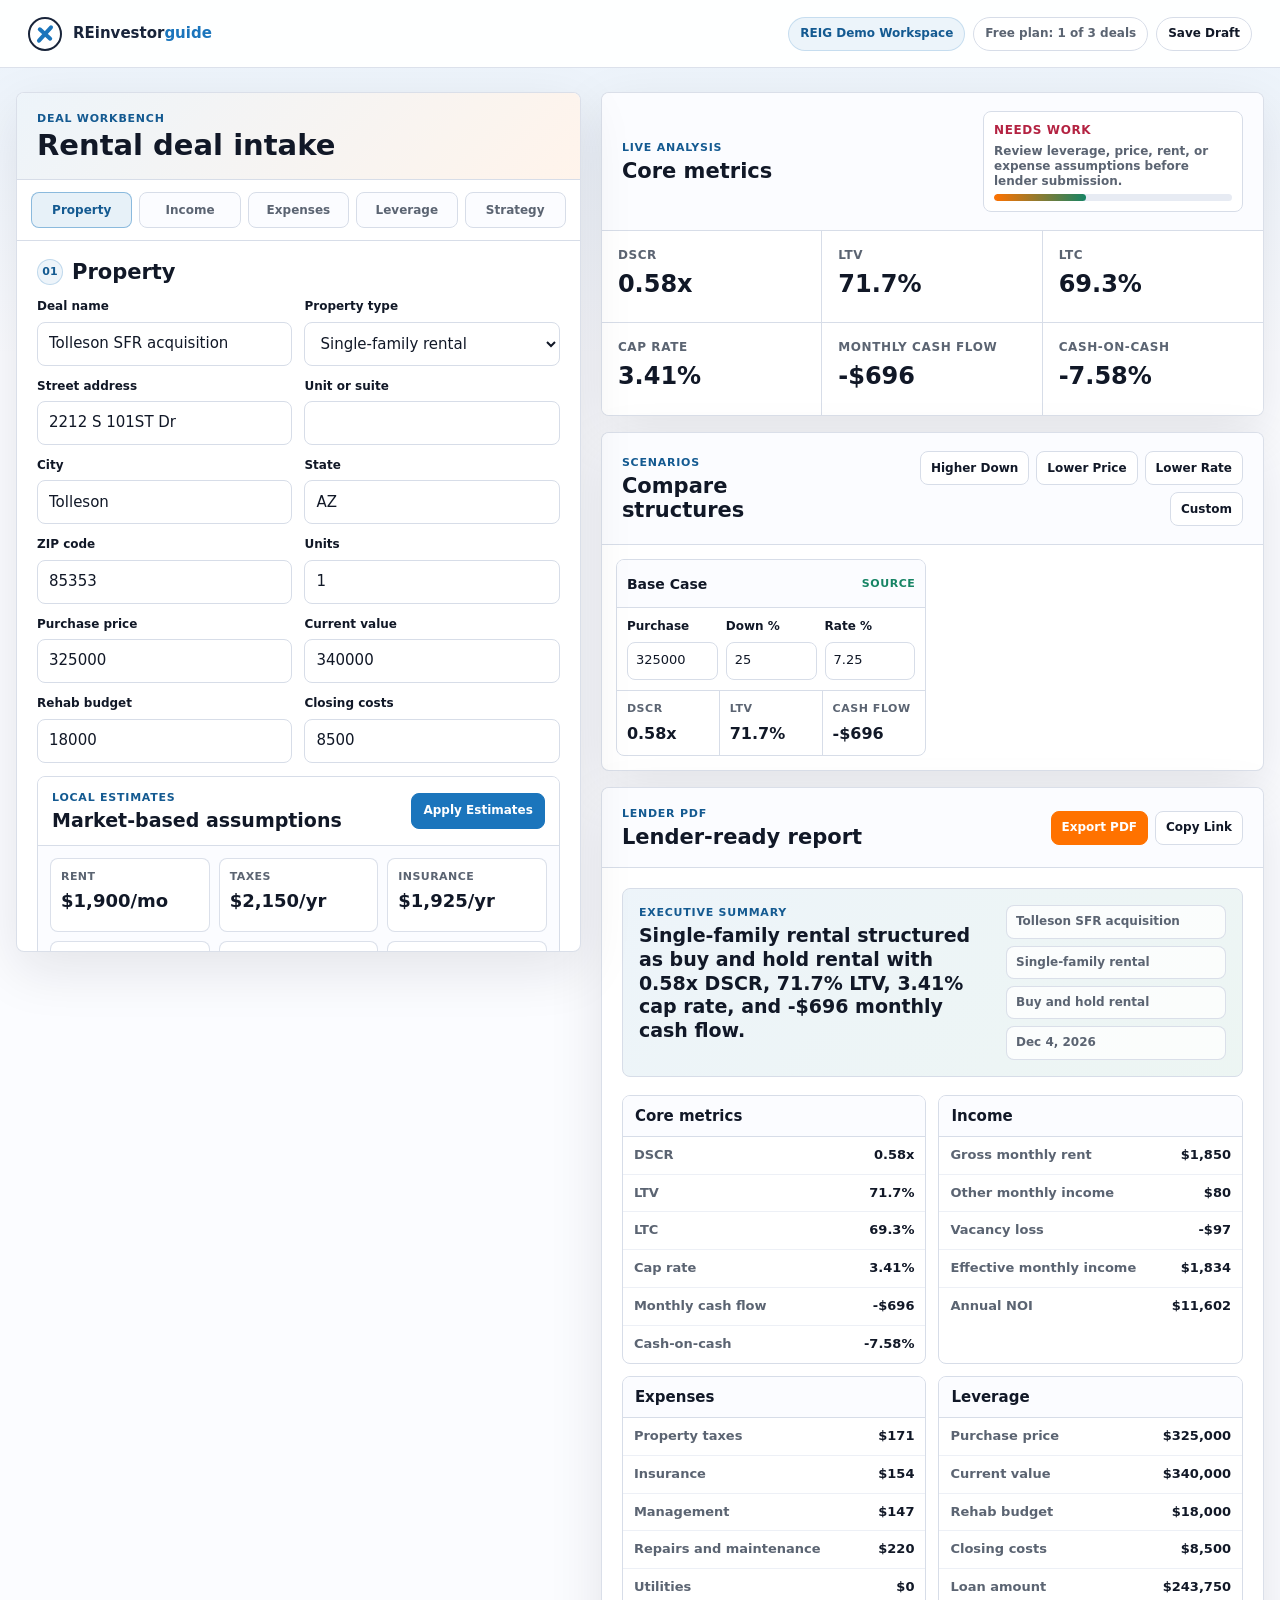
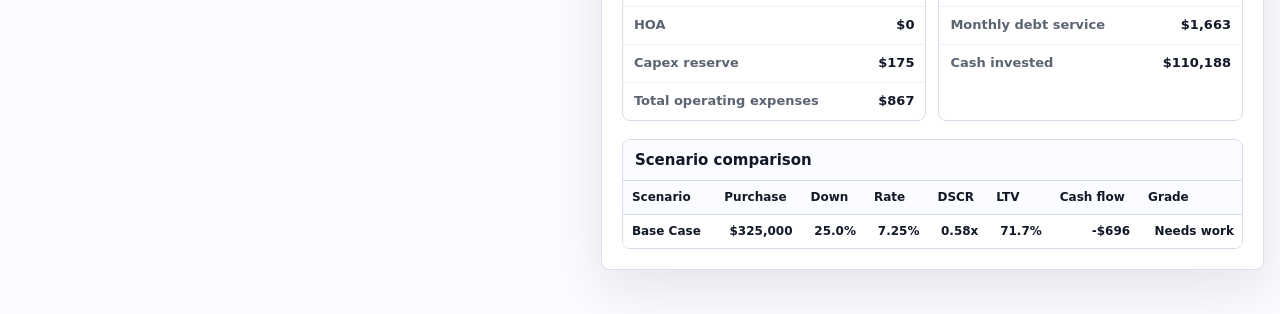
<file: index.html>
<!doctype html>
<html lang="en">
<head>
  <meta charset="utf-8">
  <meta name="viewport" content="width=device-width, initial-scale=1">
  <meta http-equiv="refresh" content="0; url=./public/tools/deal-workbench/">
  <title>Deal Workbench | REinvestorGuide</title>
  <link rel="canonical" href="./public/tools/deal-workbench/">
</head>
<body>
  <p><a href="./public/tools/deal-workbench/">Open Deal Workbench</a></p>
</body>
</html>
</file>
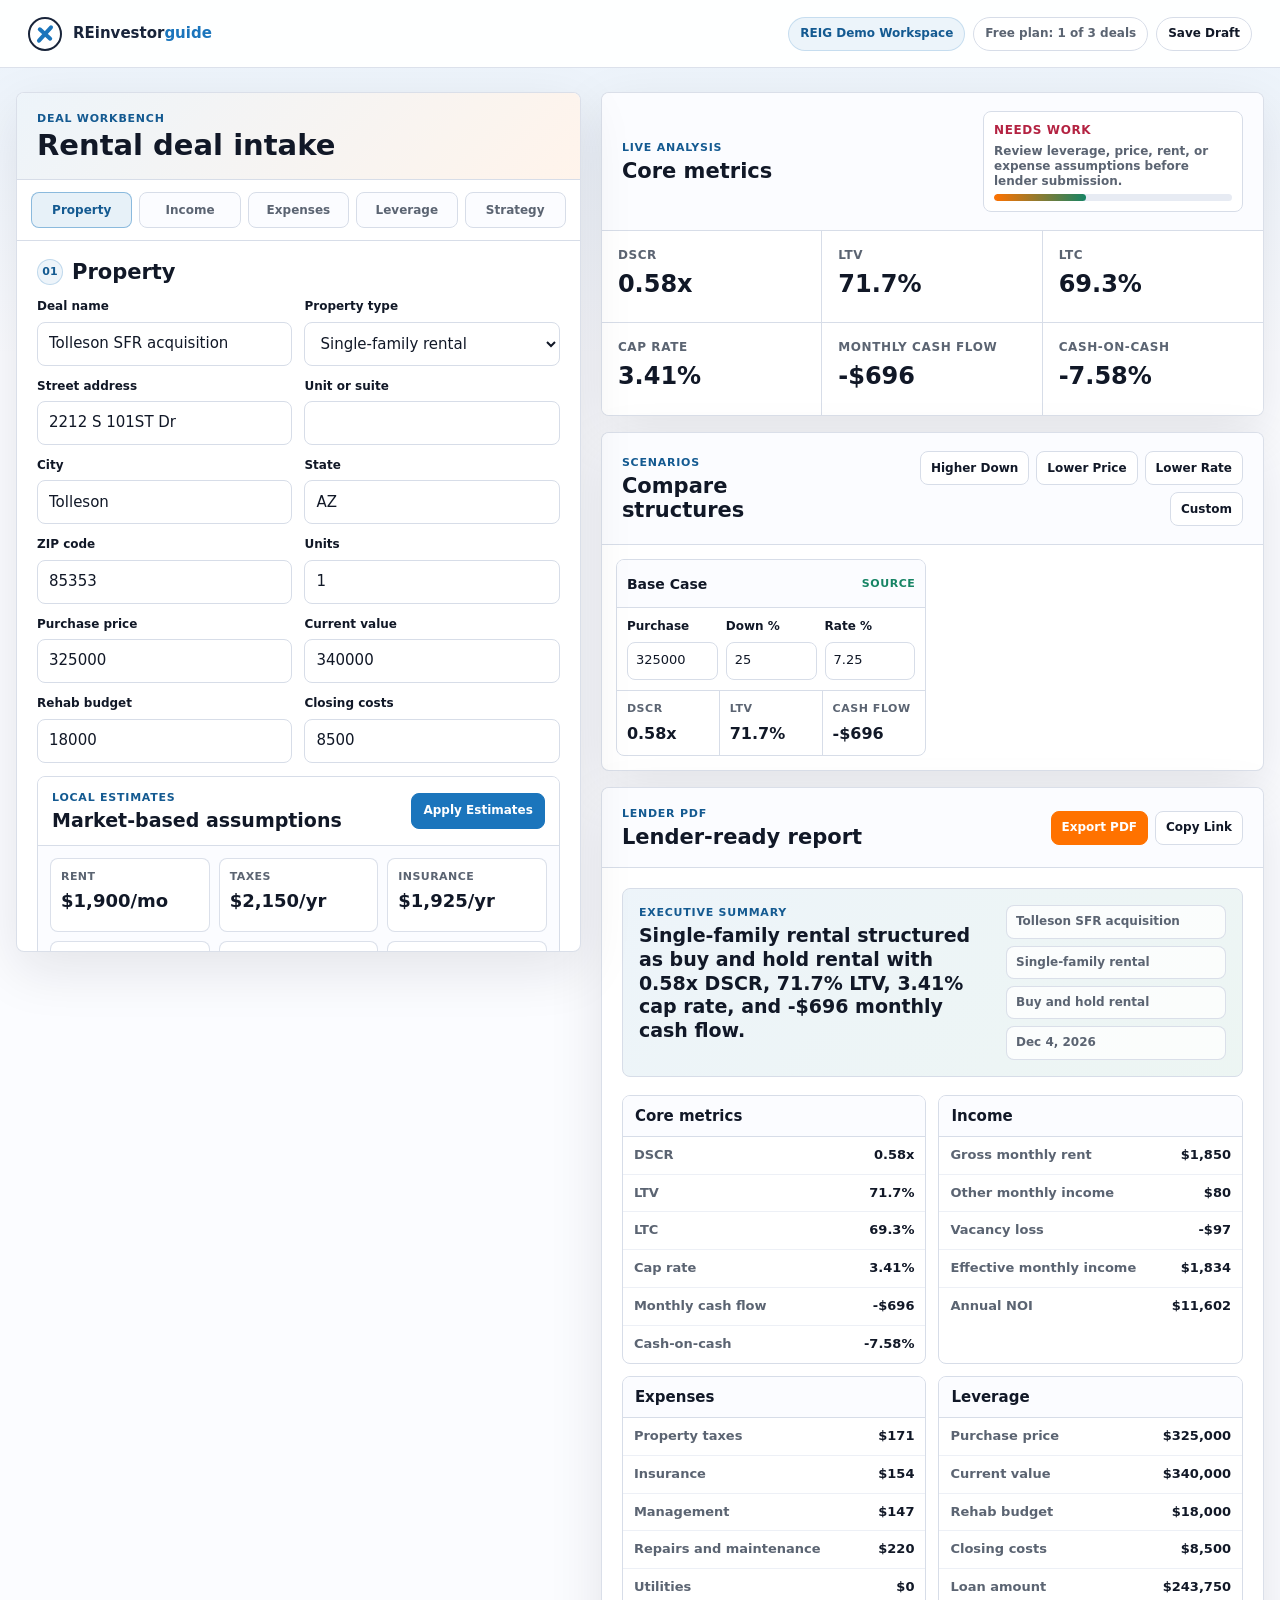
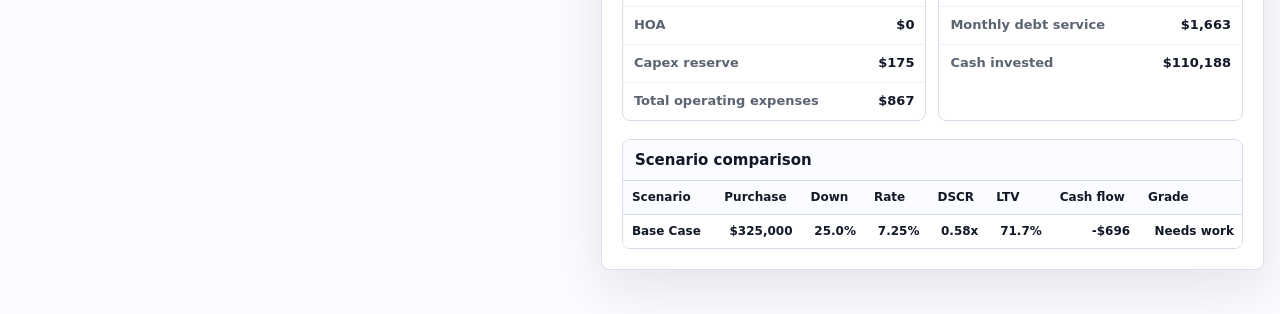
<file: public/tools/deal-workbench/index.html>
<!doctype html>
<html lang="en">
<head>
  <meta charset="utf-8">
  <meta name="viewport" content="width=device-width, initial-scale=1">
  <title>Deal Workbench | REinvestorGuide</title>
  <link rel="stylesheet" href="./assets/deal-workbench.css">
  <script src="https://reinvestorguide.steadilypartner.com/partner/v3.js" async defer></script>
</head>
<body>
  <div class="app-shell">
    <header class="topbar">
      <div class="brand-lockup" aria-label="REinvestorGuide">
        <span class="brand-mark" aria-hidden="true"></span>
        <span>REinvestor<span>guide</span></span>
      </div>
      <div class="account-strip" aria-label="Workspace and plan">
        <span class="tenant-pill">REIG Demo Workspace</span>
        <span class="plan-pill">Free plan: 1 of 3 deals</span>
        <button class="ghost-button" type="button" data-save-draft>Save Draft</button>
      </div>
    </header>

    <main class="workbench">
      <section class="intake-panel" aria-labelledby="intake-title">
        <div class="panel-header">
          <div>
            <p class="eyebrow">Deal Workbench</p>
            <h1 id="intake-title">Rental deal intake</h1>
          </div>
          <span class="save-status" data-save-status aria-live="polite"></span>
        </div>

        <nav class="step-rail" aria-label="Deal intake sections">
          <button class="step-chip is-active" type="button" data-step-target="property">Property</button>
          <button class="step-chip" type="button" data-step-target="income">Income</button>
          <button class="step-chip" type="button" data-step-target="expenses">Expenses</button>
          <button class="step-chip" type="button" data-step-target="leverage">Leverage</button>
          <button class="step-chip" type="button" data-step-target="strategy">Strategy</button>
        </nav>

        <form class="deal-form" data-deal-form>
          <section class="form-section" id="property" aria-labelledby="property-title">
            <div class="section-title">
              <span>01</span>
              <h2 id="property-title">Property</h2>
            </div>
            <div class="field-grid two">
              <label>
                <span>Deal name</span>
                <input type="text" data-field="dealName" autocomplete="off">
              </label>
              <label>
                <span>Property type</span>
                <select data-field="propertyType">
                  <option value="sfr">Single-family rental</option>
                  <option value="small_multifamily">Small multifamily (2-4 units)</option>
                </select>
              </label>
              <label>
                <span>Street address</span>
                <input type="text" data-field="streetAddress" autocomplete="street-address">
              </label>
              <label>
                <span>Unit or suite</span>
                <input type="text" data-field="streetAddress2" autocomplete="address-line2">
              </label>
              <label>
                <span>City</span>
                <input type="text" data-field="city" autocomplete="address-level2">
              </label>
              <label>
                <span>State</span>
                <input type="text" maxlength="2" data-field="state" autocomplete="address-level1">
              </label>
              <label>
                <span>ZIP code</span>
                <input type="text" inputmode="numeric" maxlength="10" data-field="postalCode" autocomplete="postal-code">
              </label>
              <label>
                <span>Units</span>
                <input type="number" min="1" max="4" step="1" data-field="unitCount">
              </label>
              <label>
                <span>Purchase price</span>
                <input type="number" min="0" step="1000" data-field="purchasePrice">
              </label>
              <label>
                <span>Current value</span>
                <input type="number" min="0" step="1000" data-field="currentValue">
              </label>
              <label>
                <span>Rehab budget</span>
                <input type="number" min="0" step="1000" data-field="rehabBudget">
              </label>
              <label>
                <span>Closing costs</span>
                <input type="number" min="0" step="500" data-field="closingCosts">
              </label>
            </div>

            <div class="estimate-assist" aria-labelledby="estimate-title">
              <div class="estimate-assist-head">
                <div>
                  <p class="eyebrow">Local Estimates</p>
                  <h3 id="estimate-title">Market-based assumptions</h3>
                </div>
                <button class="estimate-action" type="button" data-estimate-assumptions>Apply Estimates</button>
              </div>

              <div class="estimate-grid" data-estimate-summary></div>

              <div class="estimate-source-row">
                <span data-estimate-source></span>
                <span data-steadily-status></span>
              </div>

              <div class="steadily-panel">
                <div class="steadily-panel-head">
                  <p class="eyebrow">Insurance</p>
                  <h4>Steadily landlord estimate</h4>
                </div>
                <div class="steadily-shell" data-steadily-widget>
                  <div
                    class="steadily-instant-estimate"
                    data-product="landlord-insurance"
                    data-street_address=""
                    data-street_address_2=""
                    data-city=""
                    data-state=""
                    data-postal_code=""
                    data-button-text="Add Insurance"
                    style-primary-color="#1973ce"></div>
                </div>
              </div>
            </div>
          </section>

          <section class="form-section" id="income" aria-labelledby="income-title">
            <div class="section-title">
              <span>02</span>
              <h2 id="income-title">Income</h2>
            </div>
            <div class="field-grid three">
              <label>
                <span>Gross monthly rent</span>
                <input type="number" min="0" step="50" data-field="grossMonthlyRent">
              </label>
              <label>
                <span>Other monthly income</span>
                <input type="number" min="0" step="25" data-field="otherMonthlyIncome">
              </label>
              <label>
                <span>Vacancy</span>
                <input type="number" min="0" max="100" step="0.5" data-field="vacancyRate">
              </label>
            </div>
          </section>

          <section class="form-section" id="expenses" aria-labelledby="expenses-title">
            <div class="section-title">
              <span>03</span>
              <h2 id="expenses-title">Expenses</h2>
            </div>
            <div class="field-grid three">
              <label>
                <span>Property taxes yearly</span>
                <input type="number" min="0" step="100" data-field="propertyTaxesAnnual">
              </label>
              <label>
                <span>Insurance yearly</span>
                <input type="number" min="0" step="100" data-field="insuranceAnnual">
              </label>
              <label>
                <span>Management</span>
                <input type="number" min="0" max="100" step="0.5" data-field="managementRate">
              </label>
              <label>
                <span>Repairs monthly</span>
                <input type="number" min="0" step="25" data-field="repairsMonthly">
              </label>
              <label>
                <span>Utilities monthly</span>
                <input type="number" min="0" step="25" data-field="utilitiesMonthly">
              </label>
              <label>
                <span>HOA monthly</span>
                <input type="number" min="0" step="25" data-field="hoaMonthly">
              </label>
              <label>
                <span>Capex reserve monthly</span>
                <input type="number" min="0" step="25" data-field="capexMonthly">
              </label>
            </div>
          </section>

          <section class="form-section" id="leverage" aria-labelledby="leverage-title">
            <div class="section-title">
              <span>04</span>
              <h2 id="leverage-title">Leverage</h2>
            </div>
            <div class="field-grid four">
              <label>
                <span>Down payment</span>
                <input type="number" min="0" max="100" step="0.5" data-field="downPaymentPct">
              </label>
              <label>
                <span>Interest rate</span>
                <input type="number" min="0" max="25" step="0.125" data-field="interestRate">
              </label>
              <label>
                <span>Amortization years</span>
                <input type="number" min="1" max="40" step="1" data-field="loanTermYears">
              </label>
              <label>
                <span>Lender points</span>
                <input type="number" min="0" max="10" step="0.25" data-field="lenderPointsPct">
              </label>
            </div>
          </section>

          <section class="form-section" id="strategy" aria-labelledby="strategy-title">
            <div class="section-title">
              <span>05</span>
              <h2 id="strategy-title">Strategy</h2>
            </div>
            <div class="field-grid">
              <label>
                <span>Investor strategy</span>
                <select data-field="strategy">
                  <option value="buy_hold">Buy and hold rental</option>
                  <option value="light_rehab">Light rehab rental</option>
                  <option value="stabilize_refi">Stabilize and refinance</option>
                  <option value="house_hack">Owner-occupied house hack</option>
                </select>
              </label>
              <label>
                <span>Lender notes</span>
                <textarea rows="4" data-field="notes"></textarea>
              </label>
            </div>
          </section>
        </form>
      </section>

      <aside class="analysis-panel" aria-label="Deal analysis">
        <section class="metric-panel" aria-labelledby="metrics-title">
          <div class="panel-title-row">
            <div>
              <p class="eyebrow">Live Analysis</p>
              <h2 id="metrics-title">Core metrics</h2>
            </div>
            <div class="grade-panel" data-grade-panel>
              <span data-grade-label></span>
              <strong data-grade-summary></strong>
              <div class="grade-track" aria-hidden="true"><span data-grade-bar></span></div>
            </div>
          </div>
          <div class="metric-grid" data-key-metrics></div>
        </section>

        <section class="scenario-panel" aria-labelledby="scenario-title">
          <div class="panel-title-row">
            <div>
              <p class="eyebrow">Scenarios</p>
              <h2 id="scenario-title">Compare structures</h2>
            </div>
            <div class="clone-actions" aria-label="Clone scenario presets">
              <button type="button" data-clone="higher_down">Higher Down</button>
              <button type="button" data-clone="lower_price">Lower Price</button>
              <button type="button" data-clone="lower_rate">Lower Rate</button>
              <button type="button" data-clone="custom">Custom</button>
            </div>
          </div>
          <div class="scenario-list" data-scenario-list></div>
        </section>

        <section class="report-panel" aria-labelledby="report-title">
          <div class="report-actions">
            <div>
              <p class="eyebrow">Lender PDF</p>
              <h2 id="report-title">Lender-ready report</h2>
            </div>
            <div class="report-buttons">
              <button type="button" data-export-pdf>Export PDF</button>
              <button type="button" data-share-link>Copy Link</button>
            </div>
          </div>

          <input class="share-output" type="text" data-share-output hidden readonly aria-label="Shareable deal link">

          <article class="report-document" data-report-document>
            <header class="report-cover">
              <div>
                <p class="eyebrow">Executive Summary</p>
                <h3 data-report-summary></h3>
              </div>
              <div class="report-meta" data-report-meta></div>
            </header>

            <div class="report-grid">
              <section>
                <h4>Core metrics</h4>
                <table>
                  <tbody data-report-metrics></tbody>
                </table>
              </section>
              <section>
                <h4>Income</h4>
                <table>
                  <tbody data-income-breakdown></tbody>
                </table>
              </section>
              <section>
                <h4>Expenses</h4>
                <table>
                  <tbody data-expense-breakdown></tbody>
                </table>
              </section>
              <section>
                <h4>Leverage</h4>
                <table>
                  <tbody data-debt-breakdown></tbody>
                </table>
              </section>
            </div>

            <section class="comparison-table-wrap">
              <h4>Scenario comparison</h4>
              <table class="comparison-table">
                <thead>
                  <tr>
                    <th>Scenario</th>
                    <th>Purchase</th>
                    <th>Down</th>
                    <th>Rate</th>
                    <th>DSCR</th>
                    <th>LTV</th>
                    <th>Cash flow</th>
                    <th>Grade</th>
                  </tr>
                </thead>
                <tbody data-comparison-body></tbody>
              </table>
            </section>
          </article>
        </section>
      </aside>
    </main>
  </div>

  <script src="./assets/deal-calculations.js"></script>
  <script src="./assets/deal-workbench.config.js"></script>
  <script src="./assets/deal-workbench-app.js"></script>
</body>
</html>
</file>
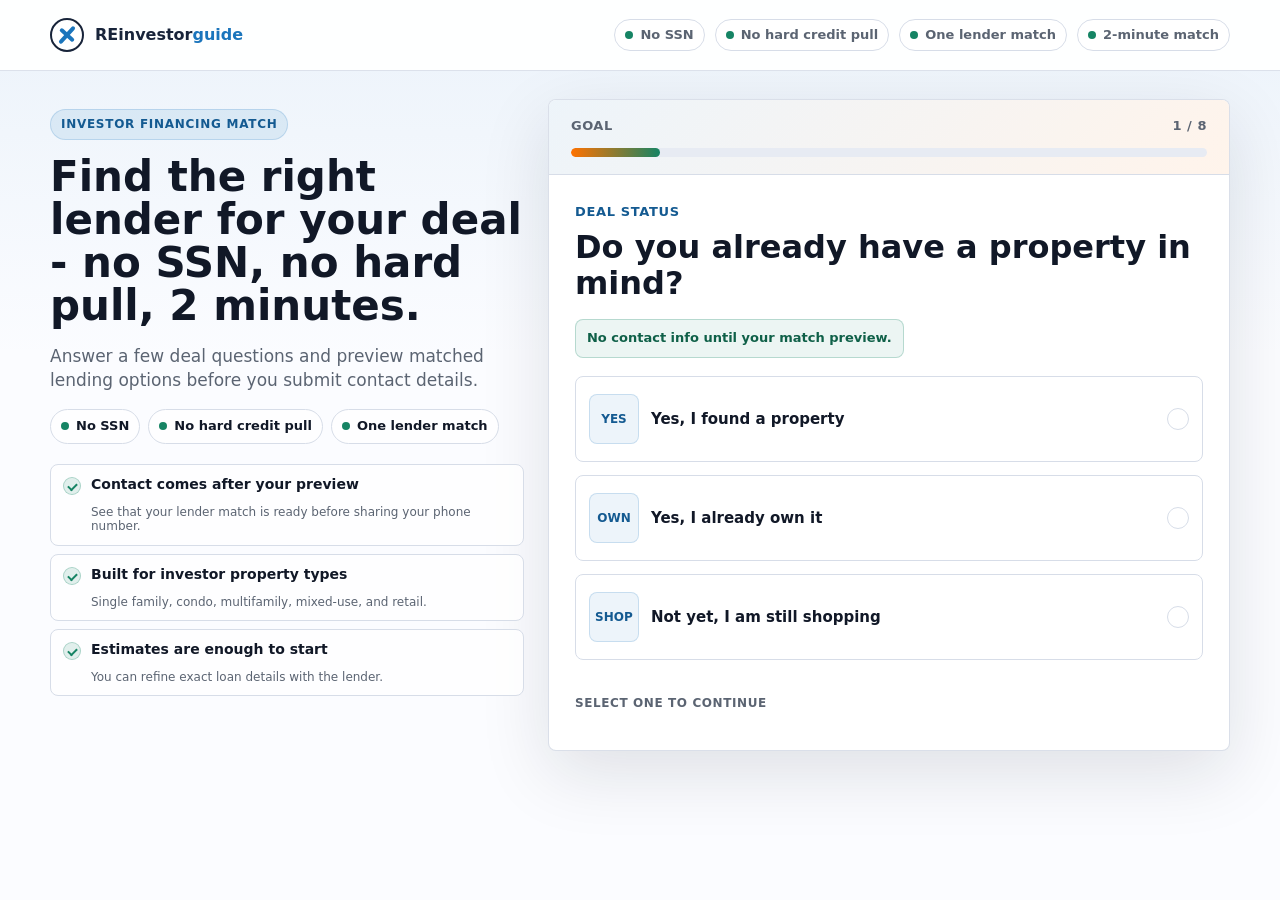
<file: experiments/2026-05-get-matched-form-optimization/best-form.html>
<!doctype html>
<html lang="en">
<head>
  <meta charset="utf-8">
  <meta name="viewport" content="width=device-width, initial-scale=1">
  <title>REIG Best Investor Match Form</title>
  <style>
    :root {
      color-scheme: light;
      --ink: #111827;
      --muted: #5b6472;
      --line: #d7dde8;
      --soft: #f5f7fb;
      --panel: #ffffff;
      --navy: #18243a;
      --blue: #1b75bc;
      --blue-deep: #145a91;
      --teal: #17706d;
      --green: #168464;
      --orange: #ff7200;
      --gold: #b7791f;
      --rose: #b42342;
      --shadow: 0 22px 70px rgba(17, 24, 39, 0.12);
      --radius: 8px;
      font-family: Inter, ui-sans-serif, system-ui, -apple-system, BlinkMacSystemFont, "Segoe UI", sans-serif;
    }

    * {
      box-sizing: border-box;
    }

    html,
    body {
      min-height: 100%;
    }

    body {
      margin: 0;
      color: var(--ink);
      background:
        linear-gradient(180deg, rgba(27, 117, 188, 0.07), rgba(255, 255, 255, 0) 360px),
        #fbfcff;
      font-size: 16px;
      line-height: 1.45;
    }

    button,
    input {
      font: inherit;
    }

    a {
      color: var(--blue-deep);
    }

    .page {
      min-height: 100vh;
      display: flex;
      flex-direction: column;
    }

    .topbar {
      border-bottom: 1px solid rgba(215, 221, 232, 0.86);
      background: rgba(255, 255, 255, 0.94);
      backdrop-filter: blur(12px);
    }

    .topbar-inner {
      width: min(1180px, calc(100% - 32px));
      min-height: 70px;
      margin: 0 auto;
      display: flex;
      align-items: center;
      justify-content: space-between;
      gap: 18px;
    }

    .logo {
      display: inline-flex;
      align-items: center;
      gap: 11px;
      color: var(--navy);
      text-decoration: none;
      font-weight: 850;
      letter-spacing: 0;
    }

    .mark {
      width: 34px;
      height: 34px;
      border: 2px solid var(--navy);
      border-radius: 50%;
      position: relative;
      display: inline-block;
      flex: 0 0 auto;
      background: #ffffff;
    }

    .mark:before,
    .mark:after {
      content: "";
      position: absolute;
      left: 50%;
      top: 50%;
      transform-origin: center;
      background: var(--blue);
    }

    .mark:before {
      width: 4px;
      height: 22px;
      transform: translate(-50%, -50%) rotate(42deg);
      border-radius: 999px;
    }

    .mark:after {
      width: 18px;
      height: 4px;
      transform: translate(-50%, -50%) rotate(42deg);
      border-radius: 999px;
    }

    .top-actions {
      display: flex;
      align-items: center;
      gap: 10px;
      color: var(--muted);
      font-size: 13px;
      font-weight: 750;
    }

    .pill {
      display: inline-flex;
      align-items: center;
      gap: 7px;
      min-height: 32px;
      padding: 6px 10px;
      border: 1px solid var(--line);
      border-radius: 999px;
      background: #ffffff;
      color: var(--muted);
      white-space: nowrap;
    }

    .pill:before {
      content: "";
      width: 8px;
      height: 8px;
      border-radius: 50%;
      background: var(--green);
      flex: 0 0 auto;
    }

    main {
      width: min(1180px, calc(100% - 32px));
      margin: 0 auto;
      padding: 28px 0 42px;
      flex: 1;
      display: grid;
      grid-template-columns: minmax(280px, 0.82fr) minmax(0, 1.18fr);
      gap: 24px;
      align-items: start;
    }

    .context {
      position: sticky;
      top: 18px;
      display: grid;
      gap: 16px;
      padding-top: 10px;
    }

    .kicker {
      display: inline-flex;
      width: fit-content;
      padding: 6px 10px;
      border-radius: 999px;
      color: var(--blue-deep);
      background: rgba(27, 117, 188, 0.1);
      border: 1px solid rgba(27, 117, 188, 0.18);
      font-size: 12px;
      font-weight: 850;
      letter-spacing: 0.06em;
      text-transform: uppercase;
    }

    .context h1 {
      margin: 0;
      font-size: 42px;
      line-height: 1.02;
      letter-spacing: 0;
      max-width: 520px;
    }

    .context p {
      margin: 0;
      color: var(--muted);
      font-size: 17px;
      max-width: 490px;
    }

    .trust-grid {
      display: grid;
      grid-template-columns: 1fr;
      gap: 8px;
      margin-top: 4px;
    }

    .trust-item {
      position: relative;
      min-height: 50px;
      border: 1px solid var(--line);
      border-radius: var(--radius);
      background: rgba(255, 255, 255, 0.82);
      padding: 11px 12px;
      display: grid;
      grid-template-columns: 18px 1fr;
      gap: 10px;
      align-items: start;
      text-align: left;
    }

    .trust-item:before {
      content: "";
      width: 16px;
      height: 16px;
      margin-top: 1px;
      border-radius: 50%;
      background: rgba(23, 132, 100, 0.12);
      border: 1px solid rgba(23, 132, 100, 0.28);
    }

    .trust-item:after {
      content: "";
      position: absolute;
      left: 17px;
      top: 18px;
      width: 7px;
      height: 4px;
      border-left: 2px solid var(--green);
      border-bottom: 2px solid var(--green);
      transform: rotate(-45deg);
    }

    .trust-item strong {
      font-size: 14px;
      line-height: 1.2;
      grid-column: 2;
    }

    .trust-item span {
      color: var(--muted);
      font-size: 12px;
      line-height: 1.2;
      grid-column: 2;
    }

    .trust-icon {
      display: none;
    }

    .proof-line {
      display: flex;
      flex-wrap: wrap;
      gap: 8px;
      align-items: center;
      color: var(--muted);
      font-size: 13px;
      font-weight: 800;
    }

    .proof-line strong {
      color: var(--ink);
    }

    .proof-strip {
      display: flex;
      flex-wrap: wrap;
      gap: 8px;
    }

    .proof-chip {
      display: inline-flex;
      align-items: center;
      gap: 7px;
      min-height: 34px;
      padding: 7px 10px;
      border: 1px solid var(--line);
      border-radius: 999px;
      background: rgba(255, 255, 255, 0.86);
      color: var(--ink);
      font-size: 13px;
      font-weight: 850;
    }

    .proof-chip:before {
      content: "";
      width: 8px;
      height: 8px;
      border-radius: 50%;
      background: var(--green);
      flex: 0 0 auto;
    }

    .mobile-intro {
      display: none;
      border: 1px solid rgba(27, 117, 188, 0.18);
      border-radius: var(--radius);
      background: #ffffff;
      padding: 14px;
      box-shadow: 0 12px 34px rgba(17, 24, 39, 0.07);
    }

    .mobile-intro h1 {
      margin: 0;
      font-size: 25px;
      line-height: 1.08;
    }

    .mobile-intro p {
      margin: 7px 0 0;
      color: var(--muted);
      font-size: 14px;
      line-height: 1.35;
    }

    .match-visual {
      border: 1px solid var(--line);
      border-radius: var(--radius);
      background: #ffffff;
      box-shadow: 0 12px 34px rgba(17, 24, 39, 0.07);
      overflow: hidden;
    }

    .match-visual-head {
      padding: 15px;
      border-bottom: 1px solid var(--line);
      display: flex;
      align-items: center;
      justify-content: space-between;
      gap: 12px;
      background: #fbfcff;
    }

    .match-visual-head strong {
      font-size: 14px;
    }

    .status {
      color: var(--green);
      font-size: 12px;
      font-weight: 850;
      text-transform: uppercase;
      letter-spacing: 0.05em;
    }

    .mini-match {
      padding: 15px;
      display: grid;
      gap: 14px;
    }

    .match-teaser {
      display: none;
      min-height: 132px;
      place-items: center;
      text-align: center;
      color: var(--muted);
      padding: 14px;
    }

    .match-teaser strong {
      display: block;
      color: var(--ink);
      margin-bottom: 5px;
      font-size: 16px;
    }

    .match-visual.is-waiting .match-teaser {
      display: grid;
    }

    .match-visual.is-waiting {
      display: none;
    }

    .match-visual.is-waiting .route-steps,
    .match-visual.is-waiting .mini-row {
      display: none;
    }

    .route-steps {
      display: grid;
      grid-template-columns: repeat(5, minmax(0, 1fr));
      gap: 7px;
    }

    .route-step {
      min-height: 42px;
      border: 1px solid var(--line);
      border-radius: 8px;
      display: grid;
      place-items: center;
      color: var(--muted);
      background: #fbfcff;
      font-size: 11px;
      font-weight: 850;
      text-transform: uppercase;
      letter-spacing: 0.04em;
    }

    .route-step.active {
      border-color: rgba(27, 117, 188, 0.45);
      background: rgba(27, 117, 188, 0.1);
      color: var(--blue-deep);
    }

    .route-step.complete {
      border-color: rgba(23, 132, 100, 0.34);
      background: rgba(23, 132, 100, 0.1);
      color: #0f6048;
    }

    .mini-row {
      display: grid;
      grid-template-columns: 94px 1fr;
      gap: 12px;
      align-items: center;
      font-size: 13px;
      color: var(--muted);
    }

    .mini-row strong {
      min-height: 32px;
      border-radius: 8px;
      border: 1px solid #e4e9f2;
      background: #fbfcff;
      color: var(--ink);
      padding: 7px 9px;
      font-size: 12px;
      line-height: 1.2;
      overflow: hidden;
      text-overflow: ellipsis;
      white-space: nowrap;
    }

    .form-wrap {
      border: 1px solid rgba(215, 221, 232, 0.92);
      border-radius: var(--radius);
      background: var(--panel);
      box-shadow: var(--shadow);
      overflow: hidden;
    }

    .form-head {
      padding: 17px 22px;
      border-bottom: 1px solid var(--line);
      display: grid;
      gap: 12px;
      background:
        linear-gradient(135deg, rgba(27, 117, 188, 0.08), rgba(255, 114, 0, 0.08)),
        #ffffff;
    }

    .stage-line {
      display: flex;
      align-items: center;
      justify-content: space-between;
      gap: 14px;
      color: var(--muted);
      font-size: 13px;
      font-weight: 800;
      letter-spacing: 0.04em;
      text-transform: uppercase;
    }

    .progress-track {
      width: 100%;
      height: 9px;
      border-radius: 999px;
      background: #e7ebf3;
      overflow: hidden;
    }

    .progress-fill {
      height: 100%;
      width: 0%;
      border-radius: 999px;
      background: linear-gradient(90deg, var(--orange), var(--green));
      transition: width 0.22s ease;
    }

    .form-body {
      min-height: 520px;
      padding: 28px 26px 22px;
      display: grid;
      align-content: start;
      gap: 18px;
    }

    .question-block {
      display: grid;
      gap: 8px;
    }

    .step-label {
      color: var(--blue-deep);
      font-size: 13px;
      font-weight: 850;
      text-transform: uppercase;
      letter-spacing: 0.05em;
    }

    h2 {
      margin: 0;
      font-size: 32px;
      line-height: 1.12;
      letter-spacing: 0;
    }

    .helper {
      color: var(--muted);
      margin: 0;
      font-size: 15px;
      max-width: 650px;
    }

    .answers {
      display: grid;
      grid-template-columns: repeat(2, minmax(0, 1fr));
      gap: 13px;
    }

    .answers.single {
      grid-template-columns: 1fr;
    }

    .answers.compact {
      gap: 9px;
    }

    .answers.compact .answer {
      min-height: 64px;
      padding: 10px;
      grid-template-columns: 42px 1fr 22px;
    }

    .answers.compact .answer-icon {
      width: 42px;
      height: 42px;
      font-size: 11px;
    }

    .combo-step {
      display: grid;
      gap: 14px;
    }

    .combo-group {
      display: grid;
      gap: 9px;
    }

    .combo-title {
      color: var(--ink);
      font-size: 14px;
      font-weight: 850;
    }

    .why-ask {
      color: var(--muted);
      font-size: 13px;
      line-height: 1.35;
      margin-top: -3px;
    }

    .answer {
      width: 100%;
      min-height: 86px;
      padding: 13px;
      border: 1px solid var(--line);
      border-radius: var(--radius);
      background: #ffffff;
      color: var(--ink);
      text-align: left;
      cursor: pointer;
      display: grid;
      grid-template-columns: 50px 1fr 22px;
      gap: 12px;
      align-items: center;
      transition: border-color 0.16s ease, box-shadow 0.16s ease, background 0.16s ease;
    }

    .answer:hover,
    .answer:focus-visible {
      outline: none;
      border-color: rgba(255, 114, 0, 0.8);
      box-shadow: 0 0 0 3px rgba(255, 114, 0, 0.13);
    }

    .answer.selected {
      border-color: var(--blue);
      background: rgba(27, 117, 188, 0.07);
      box-shadow: 0 0 0 3px rgba(27, 117, 188, 0.11);
    }

    .answer-icon {
      width: 50px;
      height: 50px;
      border-radius: 8px;
      display: grid;
      place-items: center;
      border: 1px solid rgba(27, 117, 188, 0.18);
      background: rgba(27, 117, 188, 0.08);
      color: var(--blue-deep);
      font-size: 12px;
      font-weight: 900;
      letter-spacing: 0;
      line-height: 1;
    }

    .answer.selected .answer-icon {
      border-color: rgba(255, 114, 0, 0.36);
      background: rgba(255, 114, 0, 0.12);
      color: #a94700;
    }

    .answer-copy {
      min-width: 0;
    }

    .answer strong {
      display: block;
      line-height: 1.15;
      font-size: 15px;
    }

    .answer .option-detail {
      display: none;
      color: var(--muted);
      font-size: 13px;
      font-weight: 500;
    }

    .check {
      width: 22px;
      height: 22px;
      border: 1px solid var(--line);
      border-radius: 50%;
      position: relative;
      background: #ffffff;
      flex: 0 0 auto;
    }

    .selected .check {
      border-color: var(--blue);
      background: var(--blue);
    }

    .selected .check:after {
      content: "";
      position: absolute;
      width: 9px;
      height: 5px;
      left: 5px;
      top: 6px;
      border-left: 2px solid #ffffff;
      border-bottom: 2px solid #ffffff;
      transform: rotate(-45deg);
    }

    .field-grid {
      display: grid;
      gap: 13px;
    }

    .field-grid.two {
      grid-template-columns: repeat(2, minmax(0, 1fr));
    }

    .field {
      display: grid;
      gap: 6px;
    }

    label {
      color: var(--ink);
      font-size: 14px;
      font-weight: 800;
    }

    input[type="text"],
    input[type="email"],
    input[type="tel"] {
      width: 100%;
      min-height: 50px;
      border: 1px solid var(--line);
      border-radius: var(--radius);
      padding: 12px 13px;
      color: var(--ink);
      background: #ffffff;
      outline: none;
      transition: border-color 0.16s ease, box-shadow 0.16s ease;
    }

    input:focus {
      border-color: var(--blue);
      box-shadow: 0 0 0 3px rgba(27, 117, 188, 0.14);
    }

    .hint {
      color: var(--muted);
      font-size: 13px;
    }

    .error {
      color: var(--rose);
      font-size: 13px;
      min-height: 18px;
      font-weight: 750;
    }

    .notice {
      border: 1px solid rgba(23, 132, 100, 0.25);
      background: rgba(23, 132, 100, 0.08);
      color: #0f6048;
      border-radius: var(--radius);
      padding: 9px 11px;
      font-size: 13px;
      font-weight: 850;
      width: fit-content;
    }

    .form-actions {
      display: flex;
      justify-content: space-between;
      align-items: center;
      gap: 12px;
      margin-top: 2px;
    }

    .form-actions.choice-only {
      justify-content: flex-start;
      min-height: 48px;
    }

    .form-actions.unlock-actions {
      display: grid;
      grid-template-columns: auto 1fr;
      align-items: start;
    }

    .unlock-actions .btn-primary {
      justify-self: end;
    }

    .consent-inline {
      grid-column: 1 / -1;
      display: grid;
      grid-template-columns: 18px 1fr;
      gap: 8px;
      align-items: start;
      color: var(--muted);
      font-size: 11px;
      line-height: 1.35;
      max-width: 680px;
      justify-self: end;
    }

    .consent-inline input {
      width: 15px;
      height: 15px;
      margin: 1px 0 0;
    }

    .consent-inline .error {
      grid-column: 2;
      min-height: 0;
    }

    .tap-note {
      color: var(--muted);
      font-size: 12px;
      font-weight: 850;
      text-transform: uppercase;
      letter-spacing: 0.05em;
    }

    .btn {
      min-height: 48px;
      border-radius: var(--radius);
      border: 1px solid transparent;
      padding: 11px 17px;
      font-weight: 850;
      cursor: pointer;
      transition: transform 0.12s ease, box-shadow 0.12s ease, background 0.12s ease;
    }

    .btn:focus-visible {
      outline: 3px solid rgba(27, 117, 188, 0.25);
      outline-offset: 2px;
    }

    .btn-primary {
      background: var(--orange);
      color: #ffffff;
      box-shadow: 0 12px 22px rgba(255, 114, 0, 0.22);
      min-width: 178px;
    }

    .btn-primary:hover {
      background: #e96800;
      transform: translateY(-1px);
    }

    .btn-secondary {
      background: #ffffff;
      border-color: var(--line);
      color: var(--muted);
    }

    .btn-secondary:hover {
      border-color: var(--blue);
      color: var(--ink);
    }

    .summary-grid {
      display: grid;
      grid-template-columns: repeat(2, minmax(0, 1fr));
      gap: 10px;
    }

    .summary-item {
      border: 1px solid var(--line);
      border-radius: var(--radius);
      padding: 11px;
      background: #fbfcff;
    }

    .summary-item span {
      display: block;
      color: var(--muted);
      font-size: 12px;
      font-weight: 850;
      text-transform: uppercase;
      letter-spacing: 0.04em;
    }

    .summary-item strong {
      display: block;
      margin-top: 4px;
      font-size: 14px;
      line-height: 1.25;
    }

    .unlock-layout {
      display: grid;
      gap: 14px;
    }

    .unlock-card {
      border: 1px solid var(--line);
      border-radius: var(--radius);
      background: #ffffff;
      overflow: hidden;
    }

    .unlock-head {
      padding: 14px;
      display: flex;
      justify-content: space-between;
      gap: 12px;
      border-bottom: 1px solid var(--line);
      background: #fbfcff;
    }

    .unlock-head strong {
      font-size: 15px;
    }

    .unlock-body {
      padding: 16px;
      display: grid;
      gap: 12px;
    }

    .locked-match {
      border: 1px solid #dfe5ef;
      border-radius: var(--radius);
      background: #fbfcff;
      padding: 14px;
      display: grid;
      gap: 14px;
    }

    .locked-match-top {
      display: flex;
      align-items: center;
      justify-content: space-between;
      gap: 12px;
    }

    .locked-match-top strong {
      font-size: 15px;
    }

    .match-details {
      display: grid;
      grid-template-columns: repeat(3, minmax(0, 1fr));
      gap: 10px;
    }

    .match-cell {
      min-height: 70px;
      padding: 11px;
      border: 1px solid #edf0f6;
      border-radius: var(--radius);
      background: #ffffff;
      display: grid;
      align-content: start;
      gap: 7px;
    }

    .match-cell span {
      color: var(--muted);
      font-size: 11px;
      font-weight: 900;
      letter-spacing: 0.05em;
      text-transform: uppercase;
    }

    .locked-match-copy {
      filter: blur(4px);
      user-select: none;
    }

    .locked-match-copy strong {
      display: block;
      font-size: 15px;
      line-height: 1.2;
    }

    .locked-match-copy .bar {
      height: 10px;
      margin-top: 5px;
    }

    .unlock-note {
      color: var(--muted);
      font-size: 13px;
      line-height: 1.4;
      margin: 0;
    }

    .locked-row {
      display: grid;
      grid-template-columns: 150px 1fr;
      gap: 12px;
      align-items: center;
      min-height: 38px;
      border-bottom: 1px solid #edf0f6;
      padding-bottom: 9px;
      color: var(--muted);
      font-size: 13px;
      font-weight: 750;
    }

    .locked-row:last-child {
      border-bottom: 0;
      padding-bottom: 0;
    }

    .blur-bars {
      display: grid;
      gap: 6px;
      filter: blur(4px);
      user-select: none;
    }

    .bar {
      height: 11px;
      border-radius: 999px;
      background: linear-gradient(90deg, rgba(20, 90, 145, 0.32), rgba(255, 114, 0, 0.2));
    }

    .bar.short {
      width: 48%;
    }

    .bar.medium {
      width: 72%;
    }

    .consent {
      display: grid;
      grid-template-columns: 22px 1fr;
      gap: 10px;
      align-items: start;
      color: var(--muted);
      font-size: 12px;
      line-height: 1.4;
      border: 1px solid var(--line);
      border-radius: var(--radius);
      padding: 12px;
      background: #fbfcff;
    }

    .consent input {
      width: 18px;
      height: 18px;
      margin: 1px 0 0;
    }

    .success {
      min-height: 500px;
      display: grid;
      place-items: center;
      text-align: center;
      gap: 18px;
      padding: 28px;
    }

    .success-mark {
      width: 64px;
      height: 64px;
      border-radius: 50%;
      background: rgba(23, 132, 100, 0.12);
      border: 1px solid rgba(23, 132, 100, 0.28);
      position: relative;
      margin: 0 auto;
    }

    .success-mark:after {
      content: "";
      position: absolute;
      width: 28px;
      height: 14px;
      left: 17px;
      top: 21px;
      border-left: 4px solid var(--green);
      border-bottom: 4px solid var(--green);
      transform: rotate(-45deg);
    }

    .debug {
      width: min(1180px, calc(100% - 32px));
      margin: 0 auto 34px;
      border: 1px solid var(--line);
      border-radius: var(--radius);
      background: #ffffff;
      color: var(--muted);
      font-size: 13px;
      display: none;
    }

    .debug summary {
      cursor: pointer;
      padding: 12px 14px;
      font-weight: 850;
      color: var(--ink);
    }

    .debug pre {
      max-height: 240px;
      overflow: auto;
      margin: 0;
      padding: 0 14px 14px;
      white-space: pre-wrap;
    }

    @media (max-width: 980px) {
      main {
        grid-template-columns: 1fr;
      }

      .context {
        position: static;
        padding-top: 0;
        order: 2;
      }

      .form-wrap {
        order: 1;
      }

      .mobile-intro {
        display: grid;
        order: 0;
        position: sticky;
        top: 8px;
        z-index: 4;
      }

      .context h1 {
        font-size: 38px;
      }

      .match-visual {
        display: none;
      }
    }

    @media (max-width: 680px) {
      .topbar-inner {
        min-height: auto;
        padding: 10px 0;
        align-items: center;
        flex-direction: row;
      }

      .top-actions {
        width: auto;
        flex-wrap: nowrap;
        gap: 6px;
        justify-content: flex-end;
      }

      .top-actions .pill:nth-child(n+2) {
        display: none;
      }

      .pill {
        min-height: 28px;
        padding: 5px 8px;
        white-space: nowrap;
        font-size: 12px;
      }

      main,
      .debug,
      .topbar-inner {
        width: min(100% - 24px, 1180px);
      }

      main {
        padding-top: 18px;
      }

      .context {
        display: none;
      }

      .mobile-intro {
        padding: 10px 12px;
        gap: 8px;
      }

      .mobile-intro h1 {
        font-size: 20px;
        line-height: 1.08;
      }

      .mobile-intro p {
        display: none;
      }

      .mobile-intro .proof-strip {
        gap: 6px;
      }

      .mobile-intro .proof-chip {
        min-height: 28px;
        padding: 5px 8px;
        font-size: 12px;
      }

      .context h1 {
        font-size: 32px;
      }

      .context p {
        font-size: 16px;
      }

      .trust-grid,
      .answers,
      .field-grid.two,
      .summary-grid {
        grid-template-columns: 1fr;
      }

      .form-head,
      .form-body {
        padding-left: 16px;
        padding-right: 16px;
      }

      .form-body {
        min-height: 500px;
      }

      h2 {
        font-size: 25px;
      }

      .answer {
        grid-template-columns: 44px 1fr 22px;
        min-height: 74px;
      }

      .answer-icon {
        width: 44px;
        height: 44px;
        font-size: 11px;
      }

      .form-actions {
        flex-direction: column-reverse;
      }

      .form-actions.unlock-actions {
        grid-template-columns: 1fr;
      }

      .unlock-actions .btn-primary,
      .consent-inline {
        justify-self: stretch;
      }

      .btn {
        width: 100%;
      }

      .locked-row {
        grid-template-columns: 1fr;
      }
    }

    /* ── IMPROVED UNLOCK CARD STYLES ─────────────────────────── */
    .unlock-ready-badge {
      background: rgba(23, 132, 100, 0.12);
      border: 1px solid rgba(23, 132, 100, 0.28);
      color: #0f6048;
      font-size: 12px;
      font-weight: 850;
      letter-spacing: 0.03em;
      padding: 4px 10px;
      border-radius: 999px;
    }

    .match-details-6 {
      display: grid;
      grid-template-columns: repeat(3, minmax(0, 1fr));
      gap: 8px;
    }

    .match-cell-visible {
      border-color: rgba(27, 117, 188, 0.28) !important;
      background: rgba(27, 117, 188, 0.05) !important;
    }

    .match-cell-blurred {
      opacity: 0.7;
    }

    .visible-match-copy strong {
      display: block;
      font-size: 13px;
      line-height: 1.3;
      color: var(--ink);
      font-weight: 750;
    }

    .match-cell-visible .match-cell span {
      color: var(--blue-deep) !important;
    }

    .match-why-strip {
      display: flex;
      flex-wrap: wrap;
      align-items: center;
      gap: 6px;
      padding: 8px 10px;
      background: rgba(23, 132, 100, 0.06);
      border: 1px solid rgba(23, 132, 100, 0.18);
      border-radius: var(--radius);
      font-size: 12px;
    }

    .match-why-label {
      font-weight: 850;
      color: #0f6048;
      text-transform: uppercase;
      letter-spacing: 0.05em;
      font-size: 11px;
      flex-shrink: 0;
    }

    .match-why-text {
      color: var(--muted);
      font-size: 12px;
    }

    @media (max-width: 680px) {
      .match-details-6 {
        grid-template-columns: repeat(2, minmax(0, 1fr));
      }
    }
    /* ───────────────────────────────────────────────────────── */
  </style>
</head>
<body>
  <div class="page">
    <header class="topbar">
      <div class="topbar-inner">
        <a class="logo" href="#" aria-label="REinvestorguide">
          <span class="mark" aria-hidden="true"></span>
          <span>REinvestor<span style="color: var(--blue)">guide</span></span>
        </a>
        <div class="top-actions" aria-label="Trust points">
          <span class="pill">No SSN</span>
          <span class="pill">No hard credit pull</span>
          <span class="pill">One lender match</span>
          <span class="pill">2-minute match</span>
        </div>
      </div>
    </header>

    <main>
      <aside class="context" aria-label="Investor financing context">
        <span class="kicker">Investor financing match</span>
        <h1>Find the right lender for your deal - no SSN, no hard pull, 2 minutes.</h1>
        <p>Answer a few deal questions and preview matched lending options before you submit contact details.</p>
        <div class="proof-strip" aria-label="Trust points">
          <span class="proof-chip">No SSN</span>
          <span class="proof-chip">No hard credit pull</span>
          <span class="proof-chip">One lender match</span>
        </div>

        <div class="trust-grid">
          <div class="trust-item">
            <strong>Contact comes after your preview</strong>
            <span>See that your lender match is ready before sharing your phone number.</span>
          </div>
          <div class="trust-item">
            <strong>Built for investor property types</strong>
            <span>Single family, condo, multifamily, mixed-use, and retail.</span>
          </div>
          <div class="trust-item">
            <strong>Estimates are enough to start</strong>
            <span>You can refine exact loan details with the lender.</span>
          </div>
        </div>

        <div class="match-visual is-waiting" id="matchVisual" aria-hidden="true">
          <div class="match-visual-head">
            <strong>Live match build</strong>
            <span class="status" id="visualPercent">0%</span>
          </div>
          <div class="mini-match">
            <div class="match-teaser">
              <span>
                <strong>Answer 2 quick questions</strong>
                Your match preview will build here.
              </span>
            </div>
            <div class="route-steps">
              <span class="route-step active" data-route-stage="Goal">Goal</span>
              <span class="route-step" data-route-stage="Property">Property</span>
              <span class="route-step" data-route-stage="Scenario">Loan</span>
              <span class="route-step" data-route-stage="Borrower">Credit</span>
              <span class="route-step" data-route-stage="Location">ZIP</span>
            </div>
            <div class="mini-row">
              <span>Deal</span>
              <strong id="sideGoal">Choose first</strong>
            </div>
            <div class="mini-row">
              <span>Property</span>
              <strong id="sideProperty">Pending</strong>
            </div>
            <div class="mini-row">
              <span>Loan</span>
              <strong id="sideLoan">Pending</strong>
            </div>
            <div class="mini-row">
              <span>Path</span>
              <strong id="sidePath">Building match</strong>
            </div>
          </div>
        </div>
      </aside>

      <section class="mobile-intro" aria-label="Investor financing promise">
        <h1>Find the right lender for your deal.</h1>
        <p>Preview matched options before sharing contact details.</p>
        <div class="proof-strip" aria-label="Trust points">
          <span class="proof-chip">No SSN</span>
          <span class="proof-chip">No hard credit pull</span>
          <span class="proof-chip">One lender match</span>
        </div>
      </section>

      <section class="form-wrap" aria-label="Get matched form">
        <div class="form-head">
          <div class="stage-line">
            <span id="stageName">Goal</span>
            <span id="stepCount">1 / 8</span>
          </div>
          <div class="progress-track" aria-hidden="true">
            <div class="progress-fill" id="progressFill"></div>
          </div>
        </div>
        <div class="form-body" id="formBody" aria-live="polite"></div>
      </section>
    </main>

    <details class="debug">
      <summary>Prototype instrumentation stream</summary>
      <pre id="eventLog">[]</pre>
    </details>
  </div>

  <script>
    window.dataLayer = window.dataLayer || [];

    const FORM_VERSION = "visual_investor_match_fastpath_v3";
    const events = [];
    const state = {};
    let currentStep = 0;
    let formStarted = false;
    let submitted = false;

    const steps = [
      {
        id: "deal_status",
        stage: "Goal",
        label: "Deal status",
        question: "Do you already have a property in mind?",
        helper: "This sets the route before we ask about numbers.",
        type: "choice",
        columns: 1,
        trust: "No contact info until your match preview.",
        options: [
          ["found_property", "Yes, I found a property", "Offer pending, under contract, or actively evaluating a deal."],
          ["own_property", "Yes, I already own it", "Refinance, cash-out, renovation, or bridge scenario."],
          ["still_shopping", "Not yet, I am still shopping", "Looking for financing options before choosing a property."]
        ]
      },
      {
        id: "financing_goal",
        stage: "Goal",
        label: "Funding goal",
        question: "What do you need funded?",
        helper: "Pick the closest deal.",
        type: "choice",
        columns: 2,
        trust: "Not sure is OK.",
        options: [
          ["buy_rental", "Buy and hold rental", "Purchase a property you plan to rent, hold, or operate."],
          ["refinance", "Refinance a property", "Replace or improve financing on a property you already own."],
          ["cash_out", "Cash out equity", "Use equity from a property to fund your next move."],
          ["fix_flip", "Fix and flip", "Finance acquisition, rehab, or resale timing."],
          ["build_renovate", "Build or renovate", "Ground-up construction or major renovation financing."],
          ["bridge", "Bridge a timing gap", "Cover a timing gap, acquisition, or transition."]
        ]
      },
      {
        id: "property_type",
        stage: "Property",
        label: "Property",
        question: "What kind of property are you financing?",
        helper: "Choose the closest property type.",
        type: "choice",
        columns: 2,
        options: [
          ["single_family", "Single Family", "Detached home, townhouse, or similar investment property."],
          ["condo", "Condominium", "Condo unit or similar property."],
          ["two_four", "Multi-Family: 2-4 Units", "Duplex, triplex, or fourplex."],
          ["five_plus", "Multi-Family: 5+ Units", "Apartment or multifamily property with five or more units."],
          ["mixed_use", "Mixed-use", "Property with both residential and commercial use."],
          ["retail_building", "Retail Building", "Retail or commercial storefront property."]
        ]
      },
      {
        id: "timeline",
        stage: "Scenario",
        label: "Timeline",
        question: "How soon do you need options?",
        helper: "Urgency helps prioritize the right lender path.",
        type: "choice",
        columns: 2,
        options: [
          ["asap", "ASAP", "Found a property, offer pending, or time-sensitive deal."],
          ["30_days", "Within 30 days", "You need options soon."],
          ["2_3_months", "2-3 months", "You are planning ahead but have a real scenario."],
          ["researching", "Still researching", "Still comparing options."]
        ]
      },
      {
        id: "deal_size",
        stage: "Scenario",
        label: "Deal size",
        question: "What size is the deal?",
        helper: "Ranges are enough. Exact numbers can come later.",
        type: "deal_size",
        trust: "Estimate OK.",
        propertyOptions: [
          ["under_100k", "Less than $100K", "Early-stage, low-cost, land, or smaller market scenario."],
          ["100_250k", "$100K - $250K", "Common smaller rental or rehab range."],
          ["250_500k", "$250K - $500K", "Common rental, refinance, or small multifamily range."],
          ["500_750k", "$500K - $750K", "Larger rental, multifamily, or higher-cost market."],
          ["750_1m", "$750K - $1M", "Higher-value investment or multifamily scenario."],
          ["1m_plus", "$1M or more", "Large multifamily, commercial, or portfolio-level deal."]
        ]
      },
      {
        id: "realtor",
        stage: "Scenario",
        label: "Realtor",
        question: "Are you already working with a realtor?",
        helper: "Investor-friendly realtor matching is optional.",
        type: "realtor_section",
        statusOptions: [
          ["yes", "Yes, I already have a realtor", "We will keep the match focused on lenders."],
          ["no", "No, I need a realtor", "We can ask whether you want an investor-friendly realtor match."]
        ],
        matchOptions: [
          ["yes", "Yes, match me with an investor-friendly realtor", "Helpful if you want deal sourcing or local investor guidance."],
          ["no", "No, skip realtor match", "Keep this request focused on lending options."]
        ]
      },
      {
        id: "loan_position",
        stage: "Scenario",
        label: "Loan position",
        question: "What position will this loan be?",
        helper: "If you are not sure, choose that.",
        type: "choice",
        columns: 2,
        options: [
          ["first", "1st (only mortgage)", "This would be the main or only mortgage."],
          ["second", "2nd (home-equity)", "This would sit behind an existing mortgage."],
          ["third", "3rd", "There are already multiple financing layers."],
          ["not_sure", "I'm not sure", "We can clarify this after matching your scenario."]
        ]
      },
      {
        id: "credit_score",
        stage: "Borrower",
        label: "Credit score",
        question: "What's your current credit score?",
        helper: "We use this to match lenders who work with your profile - not to judge you.",
        type: "credit_section",
        trust: "An estimate is fine. No SSN or hard pull.",
        creditOptions: [
          ["excellent", "Excellent (720+)", "Strongest investor-lending profile."],
          ["good", "Good (680-719)", "Good fit for many investor lending options."],
          ["average", "Average (620-679)", "Some programs may still fit."],
          ["poor", "Poor (below 620)", "We will route carefully based on lender fit."]
        ],
        eventOptions: [
          ["yes", "Yes", "Bankruptcy, foreclosure, or short sale in the last 3 years."],
          ["no", "No", "No bankruptcy, foreclosure, or short sale in the last 3 years."]
        ]
      },
      {
        id: "location",
        stage: "Location",
        label: "Property location",
        question: "Where is the property?",
        helper: "ZIP code is enough.",
        type: "location",
        trust: "Used for lender availability.",
        fields: [
          { id: "property_zip", label: "Property ZIP code", placeholder: "48226", inputMode: "numeric" },
          { id: "property_address", label: "Property address or city (optional)", placeholder: "Detroit, MI" }
        ]
      },
      {
        id: "unlock_contact",
        stage: "Match",
        label: "Your match",
        question: "Your lender match is ready.",
        helper: "Submit your contact information to proceed with your matched lender.",
        type: "unlock",
        trust: "No SSN. No hard pull."
      }
    ];

    const fieldLabels = {
      deal_status: "Deal status",
      financing_goal: "Financing goal",
      property_type: "Property type",
      property_value: "Property value",
      loan_amount: "Loan amount",
      realtor_status: "Realtor status",
      realtor_match: "Realtor match",
      loan_position: "Loan position",
      timeline: "Timeline",
      credit_score: "Credit score",
      credit_event: "Bankruptcy or foreclosure",
      property_zip: "Property ZIP",
      property_address: "Property address"
    };

    const displayValue = {};
    steps.forEach(function(step) {
      if (step.options) {
        step.options.forEach(function(option) {
          displayValue[step.id + ":" + option[0]] = option[1];
        });
      }
      if (step.propertyOptions) {
        step.propertyOptions.forEach(function(option) {
          displayValue["property_value:" + option[0]] = option[1];
        });
      }
      if (step.creditOptions) {
        step.creditOptions.forEach(function(option) {
          displayValue["credit_score:" + option[0]] = option[1];
        });
      }
      if (step.eventOptions) {
        step.eventOptions.forEach(function(option) {
          displayValue["credit_event:" + option[0]] = option[1];
        });
      }
      if (step.statusOptions) {
        step.statusOptions.forEach(function(option) {
          displayValue["realtor_status:" + option[0]] = option[1];
        });
      }
      if (step.matchOptions) {
        step.matchOptions.forEach(function(option) {
          displayValue["realtor_match:" + option[0]] = option[1];
        });
      }
    });

    function shouldAskRealtor() {
      return !!state.financing_goal && !["refinance", "cash_out", "bridge"].includes(state.financing_goal);
    }

    function shouldShow(step) {
      if (step && step.id === "realtor") return shouldAskRealtor();
      return !!step;
    }

    function visibleStepIndexes() {
      return steps.reduce(function(indexes, step, index) {
        if (shouldShow(step)) indexes.push(index);
        return indexes;
      }, []);
    }

    function visibleStepNumber(index) {
      const indexes = visibleStepIndexes();
      const position = indexes.indexOf(index);
      return position === -1 ? indexes.length : position + 1;
    }

    function questionStepIndexes() {
      return visibleStepIndexes().filter(function(index) {
        return steps[index].type !== "unlock";
      });
    }

    function questionStepNumber(index) {
      const indexes = questionStepIndexes();
      const position = indexes.indexOf(index);
      return position === -1 ? indexes.length : position + 1;
    }

    function nextVisibleIndex(fromIndex) {
      for (let index = fromIndex + 1; index < steps.length; index += 1) {
        if (shouldShow(steps[index])) return index;
      }
      return fromIndex;
    }

    function previousVisibleIndex(fromIndex) {
      for (let index = fromIndex - 1; index >= 0; index -= 1) {
        if (shouldShow(steps[index])) return index;
      }
      return fromIndex;
    }

    function track(eventName, params) {
      const payload = Object.assign({
        event: eventName,
        form_name: "get_matched",
        form_version: FORM_VERSION,
        experiment_variant: FORM_VERSION,
        source_page_url: window.location.href,
        step_number: visibleStepNumber(currentStep),
        step_name: steps[currentStep] ? steps[currentStep].id : "complete",
        timestamp: new Date().toISOString()
      }, params || {});

      window.dataLayer.push(payload);
      events.push(payload);
      document.getElementById("eventLog").textContent = JSON.stringify(events, null, 2);
    }

    function startFormIfNeeded() {
      if (!formStarted) {
        formStarted = true;
        track("form_start", { field_group: steps[currentStep].stage });
      }
    }

    function stepView() {
      const step = steps[currentStep];
      if (!step || submitted) return;
      track("form_step_view", {
        field_group: step.stage,
        step_number: visibleStepNumber(currentStep),
        step_name: step.id
      });
      if (step.id === "unlock_contact") {
        track("lender_match_unlock_view", {
          lead_type_inferred: inferLoanPath()
        });
      }
    }

    function setChoice(step, value, label) {
      startFormIfNeeded();
      state[step.id] = value;
      state[step.id + "_label"] = label;
      if (step.id === "financing_goal" && !shouldAskRealtor()) {
        delete state.realtor_status;
        delete state.realtor_status_label;
        delete state.realtor_match;
        delete state.realtor_match_label;
      }
      track("form_step_complete", {
        field_group: step.stage,
        step_name: step.id,
        selected_option: label,
        lead_type_inferred: inferLoanPath()
      });
      setTimeout(nextStep, 160);
    }

    function formatMoney(value) {
      const digits = String(value || "").replace(/[^0-9]/g, "");
      if (!digits) return "";
      return "$" + Number(digits).toLocaleString();
    }

    function getAnswerLabel(key) {
      return state[key + "_label"] || state[key] || "Not provided";
    }

    function inferLoanPath() {
      const goal = state.financing_goal;
      const loanPosition = state.loan_position;
      const property = state.property_type;

      if (goal === "fix_flip") return "Fix-and-flip or bridge financing";
      if (goal === "bridge") return "Bridge or short-term investor financing";
      if (goal === "build_renovate" || property === "land_build") return "Construction or renovation financing";
      if (property === "mixed_use" || property === "retail_building") return "Commercial or mixed-use investor financing";
      if (goal === "cash_out") return "Cash-out refinance or equity access";
      if (goal === "refinance") return "Investment property refinance";
      if (loanPosition === "second") return "2nd lien or equity-access review";
      if (goal === "buy_rental") return "Rental or DSCR-style investor financing";
      if (goal === "not_sure") return "Investor-friendly lender review";
      return "Investor financing match";
    }

    function stageProgress() {
      const step = steps[currentStep];
      if (submitted || (step && step.type === "unlock")) return 100;
      const indexes = questionStepIndexes();
      const position = questionStepNumber(currentStep) - 1;
      const progress = 14 + Math.round((position / Math.max(1, indexes.length - 1)) * 78);
      return Math.min(92, progress);
    }

    function setText(id, value) {
      const node = document.getElementById(id);
      if (node) node.textContent = value;
    }

    function hasAnyAnswer(keys) {
      return keys.some(function(key) {
        return !!state[key];
      });
    }

    function updateVisuals() {
      const currentStage = steps[currentStep] ? steps[currentStep].stage : "Complete";
      const answeredCount = ["deal_status", "financing_goal", "property_type", "timeline", "property_value", "loan_amount", "realtor_status", "realtor_match", "loan_position", "credit_score", "credit_event", "property_zip"].filter(function(key) {
        return !!state[key];
      }).length;
      const completePercent = submitted ? 100 : stageProgress();

      setText("visualPercent", completePercent + "%");
      setText("sideGoal", state.financing_goal_label || state.deal_status_label || "Choose first");
      setText("sideProperty", state.property_type_label || "Pending");
      setText("sideLoan", state.loan_amount || state.property_value_label || "Pending");
      setText("sidePath", state.financing_goal ? inferLoanPath() : "Building match");

      const visual = document.getElementById("matchVisual");
      if (visual) {
        visual.classList.toggle("is-waiting", answeredCount < 2);
      }

      const stageFields = {
        Goal: ["deal_status", "financing_goal"],
        Property: ["property_type"],
        Scenario: ["timeline", "property_value", "loan_amount", "realtor_status", "realtor_match", "loan_position"],
        Borrower: ["credit_score", "credit_event"],
        Location: ["property_zip"]
      };

      document.querySelectorAll(".route-step").forEach(function(node) {
        const stage = node.getAttribute("data-route-stage");
        node.classList.toggle("active", stage === currentStage);
        node.classList.toggle("complete", hasAnyAnswer(stageFields[stage] || []));
      });
    }

    function render() {
      if (submitted) {
        renderSuccess();
        return;
      }

      if (!shouldShow(steps[currentStep])) {
        currentStep = nextVisibleIndex(currentStep);
      }

      const step = steps[currentStep];
      document.getElementById("stageName").textContent = step.stage;
      document.getElementById("stepCount").textContent = step.type === "unlock" ? "Preview ready" : questionStepNumber(currentStep) + " / " + questionStepIndexes().length;
      document.getElementById("progressFill").style.width = stageProgress() + "%";

      const body = document.getElementById("formBody");
      body.innerHTML = "";

      const block = document.createElement("div");
      block.className = "question-block";
      const helperMarkup = step.type === "choice" ? "" : '<p class="helper">' + step.helper + '</p>';
      block.innerHTML =
        '<span class="step-label">' + step.label + '</span>' +
        '<h2>' + step.question + '</h2>' +
        helperMarkup;
      body.appendChild(block);

      if (step.trust) {
        const notice = document.createElement("div");
        notice.className = "notice";
        notice.textContent = step.trust;
        body.appendChild(notice);
      }

      if (step.type === "choice") renderChoices(body, step);
      if (step.type === "input") renderInput(body, step);
      if (step.type === "deal_size") renderDealSize(body, step);
      if (step.type === "realtor_section") renderRealtorSection(body, step);
      if (step.type === "credit_section") renderCreditSection(body, step);
      if (step.type === "location") renderLocation(body, step);
      if (step.type === "unlock") renderUnlock(body, step);

      renderActions(body, step);
      updateVisuals();
    }

    function choiceIcon(stepId, value, label) {
      const icons = {
        deal_status: {
          found_property: "YES",
          own_property: "OWN",
          still_shopping: "SHOP"
        },
        financing_goal: {
          buy_rental: "BUY",
          refinance: "REFI",
          cash_out: "CASH",
          fix_flip: "FLIP",
          build_renovate: "BUILD",
          bridge: "GAP"
        },
        property_type: {
          single_family: "SFR",
          condo: "CONDO",
          two_four: "2-4",
          five_plus: "5+",
          mixed_use: "MIX",
          retail_building: "RTL"
        },
        property_value: {
          under_100k: "&lt;100",
          "100_250k": "100",
          "250_500k": "250",
          "500_750k": "500",
          "750_1m": "750",
          "1m_plus": "1M+"
        },
        timeline: {
          asap: "ASAP",
          "30_days": "30",
          "2_3_months": "2-3",
          researching: "PLAN"
        },
        loan_position: {
          first: "1ST",
          second: "2ND",
          third: "3RD",
          not_sure: "?"
        },
        realtor_status: {
          yes: "YES",
          no: "NO"
        },
        realtor_match: {
          yes: "YES",
          no: "NO"
        },
        credit_score: {
          excellent: "720",
          good: "680",
          average: "620",
          poor: "&lt;620"
        },
        credit_event: {
          yes: "YES",
          no: "NO"
        }
      };

      return icons[stepId] && icons[stepId][value] ? icons[stepId][value] : label.slice(0, 3).toUpperCase();
    }

    function renderChoices(body, step) {
      const answers = document.createElement("div");
      answers.className = "answers" + (step.columns === 1 ? " single" : "");

      step.options.forEach(function(option) {
        const value = option[0];
        const button = document.createElement("button");
        button.type = "button";
        button.className = "answer" + (state[step.id] === value ? " selected" : "");
        button.setAttribute("aria-label", option[1] + ". " + option[2]);
        button.innerHTML =
          '<span class="answer-icon" aria-hidden="true">' + choiceIcon(step.id, value, option[1]) + '</span>' +
          '<span class="answer-copy"><strong>' + option[1] + '</strong><span class="option-detail">' + option[2] + '</span></span>' +
          '<span class="check" aria-hidden="true"></span>';
        button.addEventListener("click", function() {
          setChoice(step, value, option[1]);
        });
        answers.appendChild(button);
      });

      body.appendChild(answers);
    }

    function renderSelectableGroup(parent, key, options, iconKey, singleColumn) {
      const answers = document.createElement("div");
      answers.className = "answers compact" + (singleColumn ? " single" : "");

      options.forEach(function(option) {
        const value = option[0];
        const button = document.createElement("button");
        button.type = "button";
        button.className = "answer" + (state[key] === value ? " selected" : "");
        button.dataset.value = value;
        button.setAttribute("aria-label", option[1] + ". " + option[2]);
        button.innerHTML =
          '<span class="answer-icon" aria-hidden="true">' + choiceIcon(iconKey, value, option[1]) + '</span>' +
          '<span class="answer-copy"><strong>' + option[1] + '</strong><span class="option-detail">' + option[2] + '</span></span>' +
          '<span class="check" aria-hidden="true"></span>';
        button.addEventListener("click", function() {
          state[key] = value;
          state[key + "_label"] = option[1];
          if (key === "realtor_status" && value !== "no") {
            delete state.realtor_match;
            delete state.realtor_match_label;
          }
          answers.querySelectorAll(".answer").forEach(function(node) {
            node.classList.toggle("selected", node.dataset.value === value);
          });
          if (key === "realtor_status") {
            render();
            return;
          }
          updateVisuals();
        });
        answers.appendChild(button);
      });

      parent.appendChild(answers);
    }

    function renderDealSize(body, step) {
      const layout = document.createElement("div");
      layout.className = "combo-step";

      const propertyGroup = document.createElement("div");
      propertyGroup.className = "combo-group";
      propertyGroup.innerHTML = '<span class="combo-title">Estimated property value</span>';
      renderSelectableGroup(propertyGroup, "property_value", step.propertyOptions, "property_value", false);
      propertyGroup.insertAdjacentHTML("beforeend", '<span class="error" id="property_valueError"></span>');
      layout.appendChild(propertyGroup);

      const loanGroup = document.createElement("div");
      loanGroup.className = "field";
      loanGroup.innerHTML =
        '<label for="loan_amount">Estimated loan amount</label>' +
        '<input id="loan_amount" type="text" inputmode="numeric" placeholder="$350,000" value="' + (state.loan_amount || "") + '">' +
        '<span class="hint">A rough amount works.</span>' +
        '<span class="error" id="loan_amountError"></span>';
      layout.appendChild(loanGroup);
      body.appendChild(layout);

      const input = document.getElementById("loan_amount");
      input.addEventListener("input", function() {
        state.loan_amount = input.value;
        updateVisuals();
      });
      input.addEventListener("blur", function() {
        input.value = formatMoney(input.value);
        state.loan_amount = input.value;
        updateVisuals();
      });
    }

    function renderRealtorSection(body, step) {
      const layout = document.createElement("div");
      layout.className = "combo-step";

      const statusGroup = document.createElement("div");
      statusGroup.className = "combo-group";
      statusGroup.innerHTML = '<span class="combo-title">Realtor status</span>';
      renderSelectableGroup(statusGroup, "realtor_status", step.statusOptions, "realtor_status", true);
      layout.appendChild(statusGroup);

      if (state.realtor_status === "no") {
        const matchGroup = document.createElement("div");
        matchGroup.className = "combo-group";
        matchGroup.innerHTML = '<span class="combo-title">Would you like us to match you with an investor-friendly realtor?</span>';
        renderSelectableGroup(matchGroup, "realtor_match", step.matchOptions, "realtor_match", true);
        layout.appendChild(matchGroup);
      }

      const error = document.createElement("span");
      error.className = "error";
      error.id = "realtorError";
      layout.appendChild(error);
      body.appendChild(layout);
    }

    function renderCreditSection(body, step) {
      const layout = document.createElement("div");
      layout.className = "combo-step";

      const scoreGroup = document.createElement("div");
      scoreGroup.className = "combo-group";
      scoreGroup.innerHTML =
        '<span class="combo-title">Credit score estimate</span>' +
        '<span class="why-ask">We use this to avoid showing lenders that do not work with your credit range. No SSN or hard pull.</span>';
      renderSelectableGroup(scoreGroup, "credit_score", step.creditOptions, "credit_score", false);
      layout.appendChild(scoreGroup);

      const eventGroup = document.createElement("div");
      eventGroup.className = "combo-group";
      eventGroup.innerHTML =
        '<span class="combo-title">Any bankruptcy, foreclosure, or short sale in the last 3 years?</span>' +
        '<span class="why-ask">Some lenders can work with recent events and some cannot. This keeps the match relevant.</span>';
      renderSelectableGroup(eventGroup, "credit_event", step.eventOptions, "credit_event", true);
      layout.appendChild(eventGroup);

      const error = document.createElement("span");
      error.className = "error";
      error.id = "credit_sectionError";
      layout.appendChild(error);
      body.appendChild(layout);
    }

    function renderInput(body, step) {
      const grid = document.createElement("div");
      grid.className = "field-grid";
      grid.innerHTML =
        '<div class="field">' +
          '<label for="' + step.id + '">' + step.labelText + '</label>' +
          '<input id="' + step.id + '" type="' + step.inputType + '" inputmode="' + step.inputMode + '" placeholder="' + step.placeholder + '" value="' + (state[step.id] || "") + '">' +
          '<span class="hint">' + step.helper + '</span>' +
          '<span class="error" id="' + step.id + 'Error"></span>' +
        '</div>';
      body.appendChild(grid);

      const input = grid.querySelector("input");
      input.addEventListener("input", function() {
        state[step.id] = input.value;
      });
      input.addEventListener("blur", function() {
        if (step.id === "loan_amount") {
          input.value = formatMoney(input.value);
          state[step.id] = input.value;
        }
      });
      setTimeout(function() { input.focus(); }, 30);
    }

    function renderLocation(body, step) {
      const grid = document.createElement("div");
      grid.className = "field-grid two";
      step.fields.forEach(function(field) {
        const wrapper = document.createElement("div");
        wrapper.className = "field";
        wrapper.innerHTML =
          '<label for="' + field.id + '">' + field.label + '</label>' +
          '<input id="' + field.id + '" type="text" inputmode="' + (field.inputMode || "text") + '" placeholder="' + field.placeholder + '" value="' + (state[field.id] || "") + '">' +
          '<span class="error" id="' + field.id + 'Error"></span>';
        grid.appendChild(wrapper);
      });
      body.appendChild(grid);

      step.fields.forEach(function(field) {
        const input = document.getElementById(field.id);
        input.addEventListener("input", function() {
          state[field.id] = input.value;
        });
      });
      setTimeout(function() { document.getElementById("property_zip").focus(); }, 30);
    }

    function renderUnlock(body) {
      const layout = document.createElement("div");
      layout.className = "unlock-layout";

      const unlock = document.createElement("div");
      unlock.className = "unlock-card";
      var loanPath = inferLoanPath();
      var propertyLabel = state.propertytypelabel || "Investment property";
      var locationHint = state.propertyzip ? "Active in " + state.propertyzip.slice(0,3) + "XX area" : "Matched to your deal location";
      var ltvHint = (state.creditscore === "excellent" || state.creditscore === "good") ? "Up to 80% LTV" : "Up to 75% LTV";
      var termHint = (state.financinggoal === "fixflip" || state.financinggoal === "bridge") ? "12–24 mo term" : "30-year term";
      var programLabel = loanPath;

      unlock.innerHTML =
        '<div class="unlock-head"><strong>Your lender match</strong><span class="status unlock-ready-badge">&#10003; 1 Match Found</span></div>' +
        '<div class="unlock-body">' +
          '<div class="locked-match" aria-label="Locked lender match preview">' +
            '<div class="locked-match-top">' +
              '<div>' +
                '<strong style="font-size:15px;display:block;margin-bottom:3px;">Matched lender details</strong>' +
                '<span style="font-size:12px;color:var(--muted);">Unlock full details by submitting your contact info below</span>' +
              '</div>' +
              '<span style="font-size:20px;" aria-hidden="true">&#128274;</span>' +
            '</div>' +
            '<div class="match-details match-details-6">' +
              lockedMatchCellPartial("Loan Program", programLabel, false) +
              lockedMatchCellPartial("Max LTV", ltvHint, false) +
              lockedMatchCellPartial("Loan Term", termHint, false) +
              lockedMatchCellPartial("Lender Name", "Private investor lender", true) +
              lockedMatchCellPartial("Min. Loan", "$150K+", true) +
              lockedMatchCellPartial("Contact", "Direct intro on submit", true) +
            '</div>' +
            '<div class="match-why-strip">' +
              '<span class="match-why-label">Why this match?</span>' +
              '<span class="match-why-text">' + locationHint + ' &middot; ' + propertyLabel + ' &middot; ' + ltvHint + '</span>' +
            '</div>' +
          '</div>' +
        '</div>';
      layout.appendChild(unlock);

      const fields = document.createElement("div");
      fields.className = "field-grid";
      fields.innerHTML =
        '<div class="field-grid two">' +
          '<div class="field"><label for="name">Full name</label><input id="name" type="text" autocomplete="name" placeholder="Jordan Smith" value="' + (state.name || "") + '"><span class="error" id="nameError"></span></div>' +
          '<div class="field"><label for="email">Email</label><input id="email" type="email" autocomplete="email" placeholder="jordan@example.com" value="' + (state.email || "") + '"><span class="error" id="emailError"></span></div>' +
        '</div>' +
        '<div class="field"><label for="phone">Phone</label><input id="phone" type="tel" autocomplete="tel" inputmode="tel" placeholder="(555) 555-0123" value="' + (state.phone || "") + '"><span class="error" id="phoneError"></span></div>';
      layout.appendChild(fields);

      body.appendChild(layout);

      ["name", "email", "phone"].forEach(function(id) {
        document.getElementById(id).addEventListener("input", function(event) {
          state[id] = event.target.value;
        });
      });
    }

    function lockedRow(label) {
      return '' +
        '<div class="locked-row">' +
          '<span>' + label + '</span>' +
          '<span class="blur-bars"><span class="bar medium"></span><span class="bar short"></span></span>' +
        '</div>';
    }

    function lockedMatchCell(label, value) {
      return lockedMatchCellPartial(label, value, true);
    }

    function lockedMatchCellPartial(label, value, blurred) {
      return '' +
        '<div class="match-cell' + (blurred ? ' match-cell-blurred' : ' match-cell-visible') + '">' +
          '<span>' + label + '</span>' +
          '<div class="' + (blurred ? 'locked-match-copy' : 'visible-match-copy') + '">' +
            '<strong>' + value + '</strong>' +
          '</div>' +
        '</div>';
    }

    function renderActions(body, step) {
      const actions = document.createElement("div");
      actions.className = "form-actions" + (step.type === "choice" ? " choice-only" : "") + (step.type === "unlock" ? " unlock-actions" : "");

      const back = document.createElement("button");
      back.type = "button";
      back.className = "btn btn-secondary";
      back.textContent = currentStep === 0 ? "Start over" : "Back";
      back.addEventListener("click", function() {
        if (currentStep === 0) {
          Object.keys(state).forEach(function(key) { delete state[key]; });
          track("form_reset", {});
          render();
          return;
        }
        currentStep = previousVisibleIndex(currentStep);
        render();
        stepView();
      });
      if (currentStep > 0 || step.type !== "choice") {
        actions.appendChild(back);
      }

      if (step.type === "choice") {
        const note = document.createElement("span");
        note.className = "tap-note";
        note.textContent = "Select one to continue";
        actions.appendChild(note);
        body.appendChild(actions);
        return;
      }

      const next = document.createElement("button");
      next.type = "button";
      next.className = "btn btn-primary";
      next.textContent = step.type === "unlock" ? "Unlock My Lender Match →" : "Continue";
      next.addEventListener("click", function() {
        if (step.type === "unlock") {
          submitForm();
        } else {
          advanceFromButton(step);
        }
      });
      actions.appendChild(next);

      if (step.type === "unlock") {
        const consent = document.createElement("label");
        consent.className = "consent-inline";
        consent.innerHTML =
          '<input id="consent" type="checkbox" ' + (state.consent ? "checked" : "") + '>' +
          '<span>By submitting, I consent to receive calls, texts, and emails from REinvestorguide, My Perfect Leads, LLC, and the matched lending partner about investor financing options. Consent is not a condition of purchase. Message and data rates may apply. Reply STOP to opt out. See the <a href="/privacy-policy">Privacy Policy</a> and <a href="/terms-of-use">Terms of Use</a>.</span>' +
          '<span class="error" id="consentError"></span>';
        actions.appendChild(consent);
      }

      body.appendChild(actions);

      if (step.type === "unlock") {
        document.getElementById("consent").addEventListener("change", function(event) {
          state.consent = event.target.checked;
        });
      }
    }

    function advanceFromButton(step) {
      startFormIfNeeded();

      if (step.type === "choice" && !state[step.id]) {
        track("form_error", { field_group: step.stage, field_name: step.id, error_type: "missing_choice" });
        return;
      }

      if (step.type === "input") {
        const input = document.getElementById(step.id);
        state[step.id] = input.value;
        const message = step.validate ? step.validate(input.value) : "";
        document.getElementById(step.id + "Error").textContent = message;
        if (message) {
          track("form_error", { field_group: step.stage, field_name: step.id, error_type: "validation" });
          return;
        }
        input.value = formatMoney(input.value);
        state[step.id] = input.value;
        track("form_step_complete", {
          field_group: step.stage,
          step_name: step.id,
          selected_option: state[step.id],
          lead_type_inferred: inferLoanPath()
        });
      }

      if (step.type === "deal_size") {
        const input = document.getElementById("loan_amount");
        state.loan_amount = input.value;
        const digits = state.loan_amount.replace(/[^0-9]/g, "");
        const propertyMessage = state.property_value ? "" : "Choose the closest property value range.";
        const loanMessage = digits && Number(digits) >= 10000 ? "" : "Enter an estimated loan amount of at least $10,000.";
        document.getElementById("property_valueError").textContent = propertyMessage;
        document.getElementById("loan_amountError").textContent = loanMessage;
        if (propertyMessage || loanMessage) {
          track("form_error", { field_group: step.stage, field_name: "deal_size", error_type: "validation" });
          return;
        }
        input.value = formatMoney(input.value);
        state.loan_amount = input.value;
        track("form_step_complete", {
          field_group: step.stage,
          step_name: step.id,
          selected_option: state.property_value_label + " / " + state.loan_amount,
          lead_type_inferred: inferLoanPath()
        });
      }

      if (step.type === "realtor_section") {
        const needsMatchAnswer = state.realtor_status === "no";
        const message = state.realtor_status && (!needsMatchAnswer || state.realtor_match) ? "" : "Choose your realtor status" + (needsMatchAnswer ? " and match preference." : ".");
        document.getElementById("realtorError").textContent = message;
        if (message) {
          track("form_error", { field_group: step.stage, field_name: "realtor", error_type: "validation" });
          return;
        }
        track("form_step_complete", {
          field_group: step.stage,
          step_name: step.id,
          selected_option: state.realtor_status_label + (state.realtor_match_label ? " / " + state.realtor_match_label : ""),
          lead_type_inferred: inferLoanPath()
        });
      }

      if (step.type === "credit_section") {
        const message = state.credit_score && state.credit_event ? "" : "Choose a credit score range and yes/no answer.";
        document.getElementById("credit_sectionError").textContent = message;
        if (message) {
          track("form_error", { field_group: step.stage, field_name: "credit_section", error_type: "validation" });
          return;
        }
        track("form_step_complete", {
          field_group: step.stage,
          step_name: step.id,
          selected_option: state.credit_score_label + " / " + state.credit_event_label,
          lead_type_inferred: inferLoanPath()
        });
      }

      if (step.type === "location") {
        const zip = (document.getElementById("property_zip").value || "").trim();
        state.property_zip = zip;
        state.property_address = (document.getElementById("property_address").value || "").trim();
        const message = /^[0-9]{5}$/.test(zip) ? "" : "Enter a 5-digit ZIP code so we can match lenders in the right market.";
        document.getElementById("property_zipError").textContent = message;
        if (message) {
          track("form_error", { field_group: step.stage, field_name: "property_zip", error_type: "validation" });
          return;
        }
        track("form_step_complete", {
          field_group: step.stage,
          step_name: step.id,
          selected_option: zip,
          lead_type_inferred: inferLoanPath()
        });
      }

      nextStep();
    }

    function nextStep() {
      if (currentStep < steps.length - 1) {
        currentStep = nextVisibleIndex(currentStep);
        render();
        stepView();
      }
    }

    function submitForm() {
      startFormIfNeeded();

      const checks = [
        ["name", "Enter your full name."],
        ["email", "Enter a valid email address."],
        ["phone", "Enter a valid phone number."]
      ];
      let hasError = false;

      checks.forEach(function(check) {
        const id = check[0];
        const input = document.getElementById(id);
        state[id] = input.value.trim();
        let valid = !!state[id];
        if (id === "email") valid = /^[^@\s]+@[^@\s]+\.[^@\s]+$/.test(state[id]);
        if (id === "phone") valid = state[id].replace(/[^0-9]/g, "").length >= 10;
        const message = valid ? "" : check[1];
        document.getElementById(id + "Error").textContent = message;
        if (message) {
          hasError = true;
          track("form_error", { field_name: id, error_type: "validation", field_group: "Contact" });
        }
      });

      state.consent = document.getElementById("consent").checked;
      document.getElementById("consentError").textContent = state.consent ? "" : "Consent is required to send your matched options.";
      if (!state.consent) {
        hasError = true;
        track("form_error", { field_name: "tcpa_consent", error_type: "missing_consent", field_group: "Contact" });
      }

      if (hasError) return;

      track("form_submit", {
        field_group: "Contact",
        lead_type_inferred: inferLoanPath(),
        loan_amount_bucket: state.loan_amount,
        property_zip: state.property_zip,
        consent_present: true
      });

      track("lead_submission_success", {
        lead_id: "prototype-" + Date.now(),
        route_result: "prototype_success",
        lead_type_inferred: inferLoanPath(),
        qualification_status: "usable_prototype_lead"
      });

      submitted = true;
      renderSuccess();
    }

    function renderSuccess() {
      document.getElementById("stageName").textContent = "Complete";
      document.getElementById("stepCount").textContent = "Done";
      document.getElementById("progressFill").style.width = "100%";
      document.getElementById("formBody").innerHTML =
        '<div class="success">' +
          '<div>' +
            '<div class="success-mark" aria-hidden="true"></div>' +
            '<h2 style="margin-top: 18px;">Your lender match request is ready.</h2>' +
            '<p class="helper" style="margin: 10px auto 0;">We will use these details to connect you with the matched lending partner.</p>' +
          '</div>' +
          '<button class="btn btn-secondary" type="button" id="restart">Start another scenario</button>' +
        '</div>';
      updateVisuals();
      document.getElementById("restart").addEventListener("click", function() {
        Object.keys(state).forEach(function(key) { delete state[key]; });
        currentStep = 0;
        submitted = false;
        formStarted = false;
        render();
        stepView();
      });
    }

    render();
    stepView();
  </script>
</body>
</html>
</file>
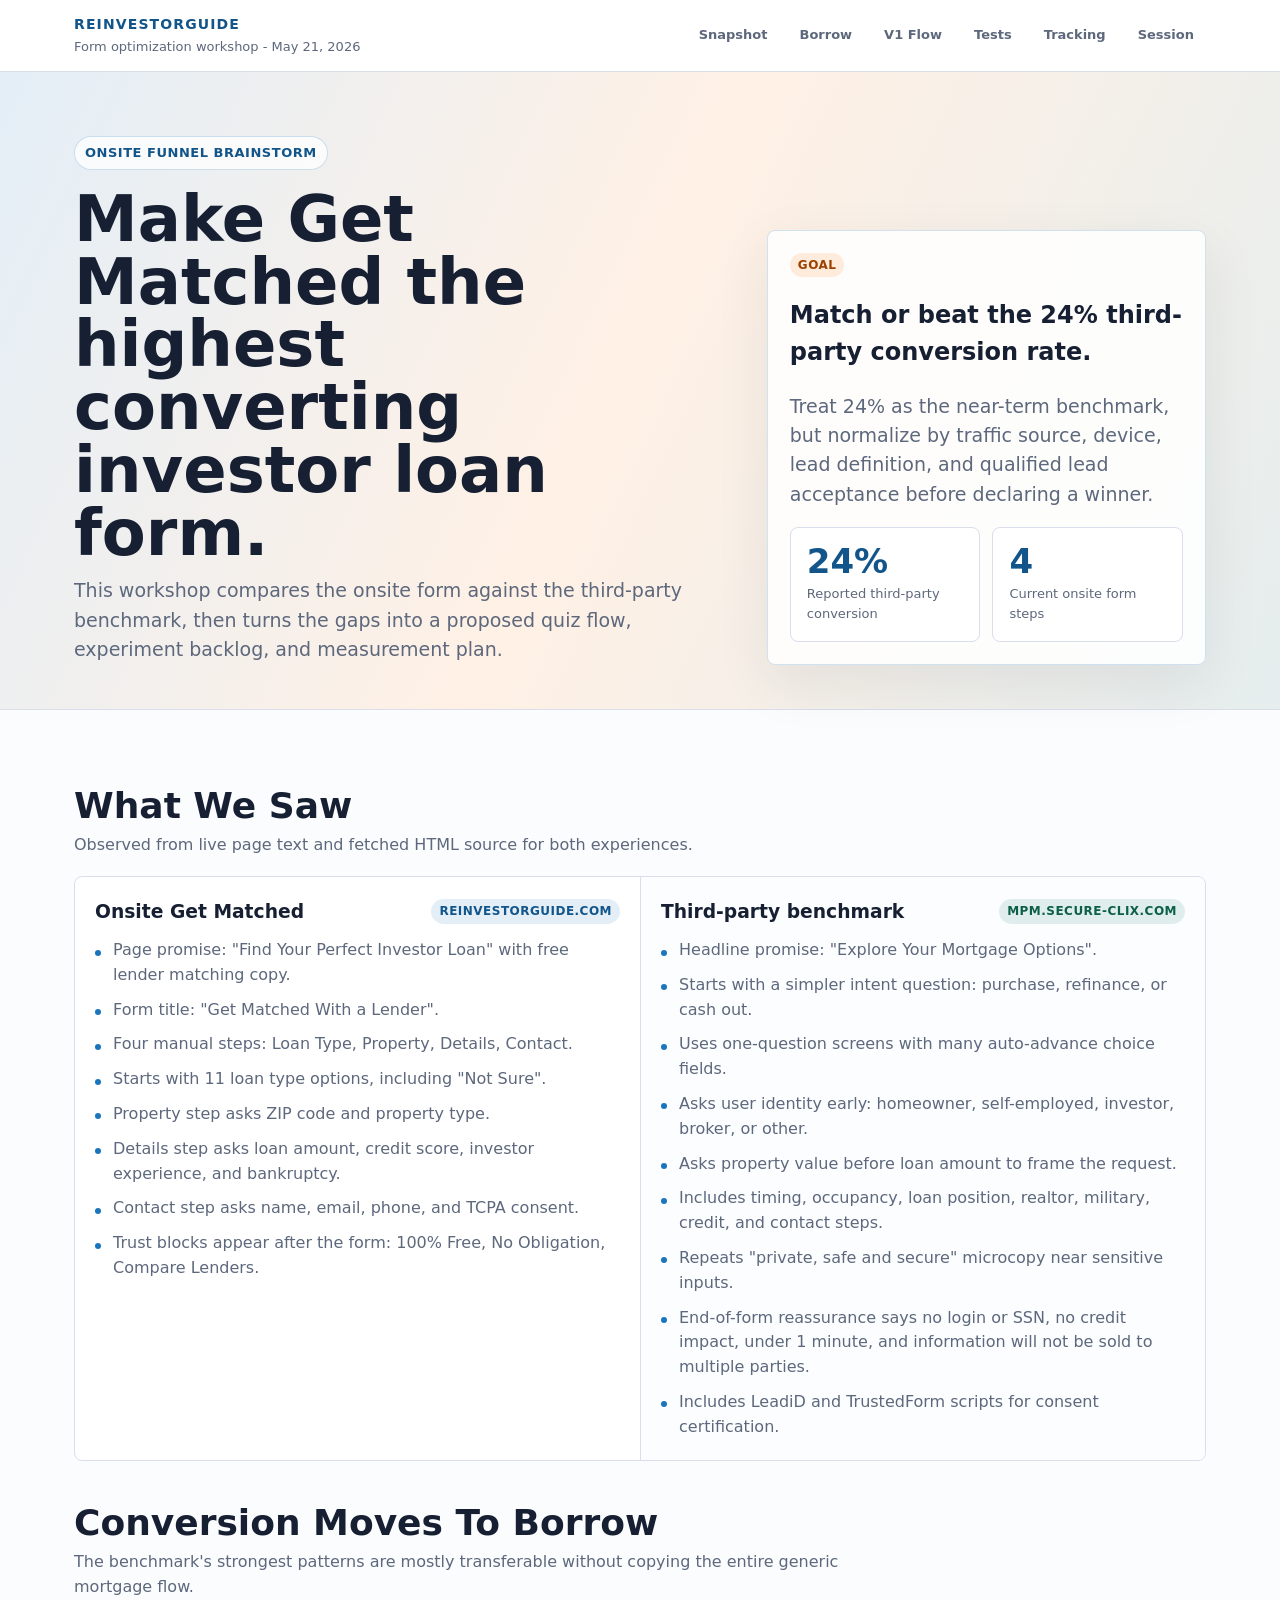
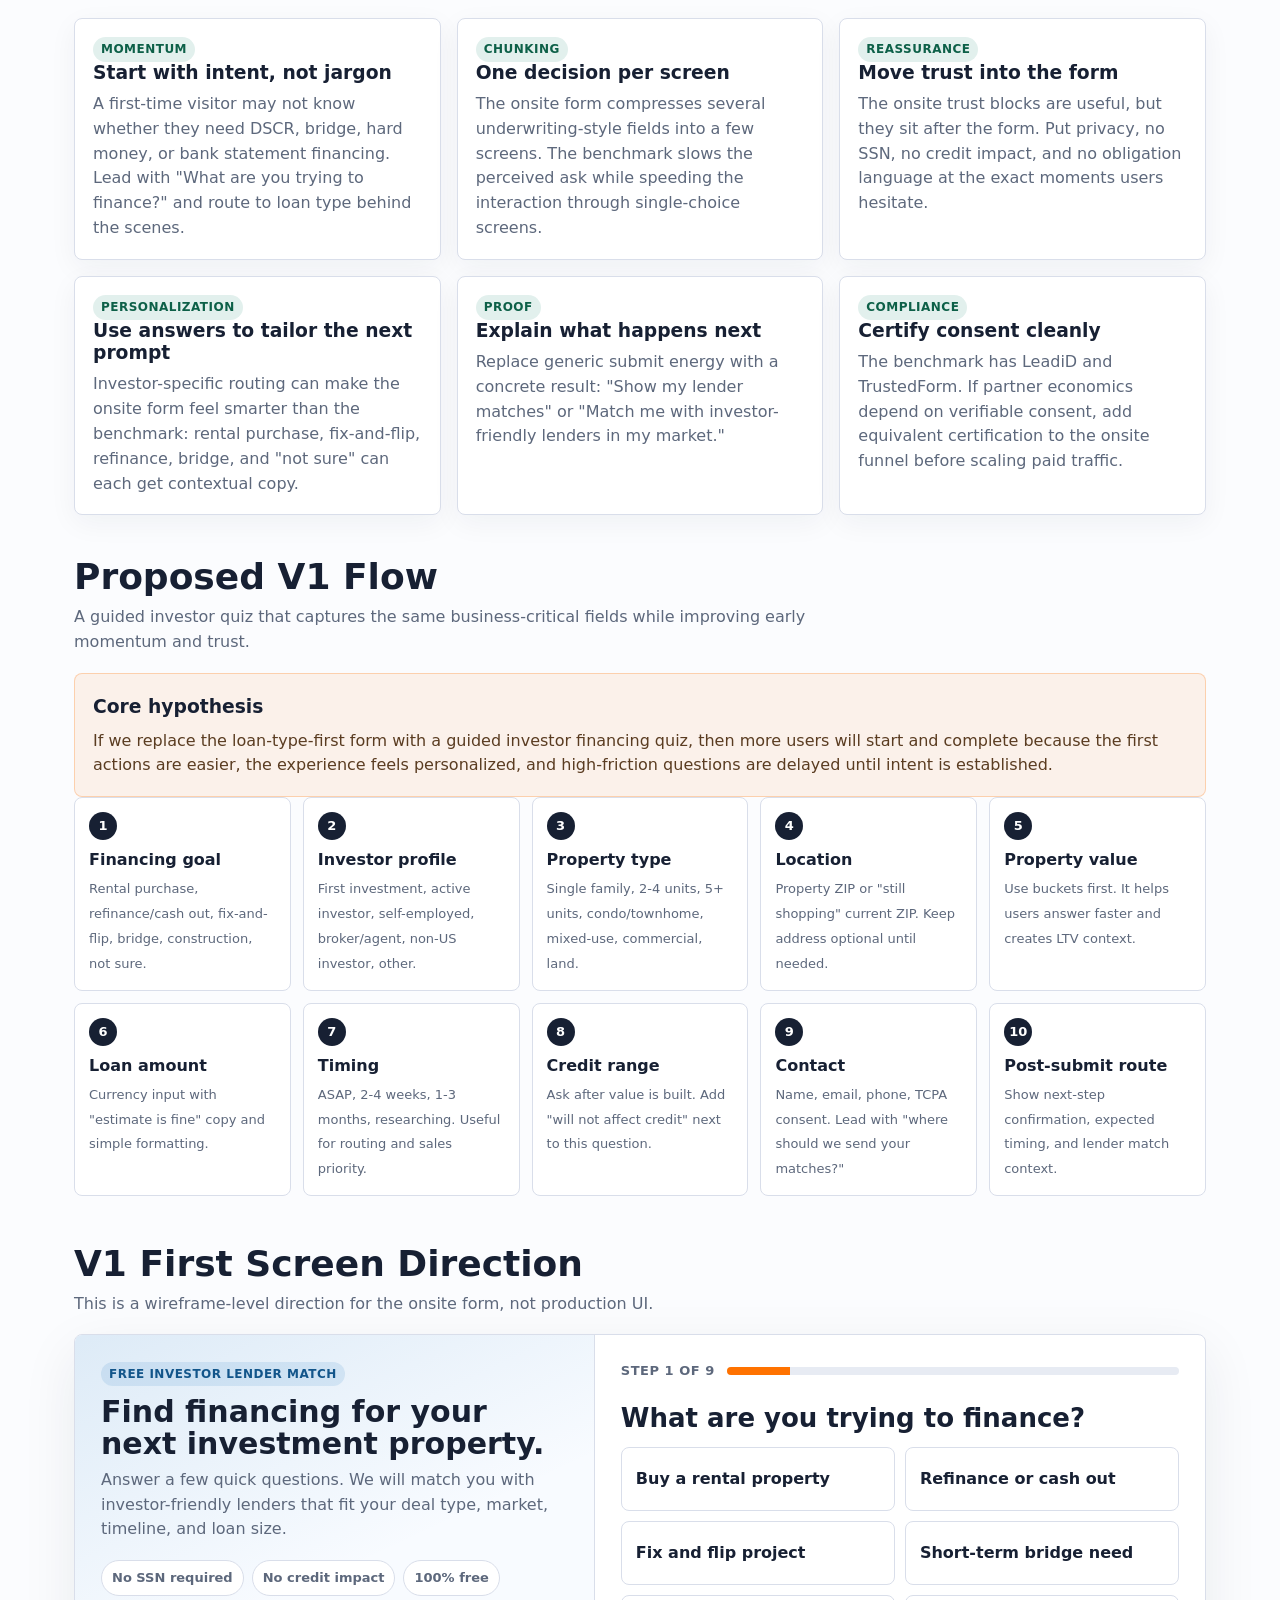
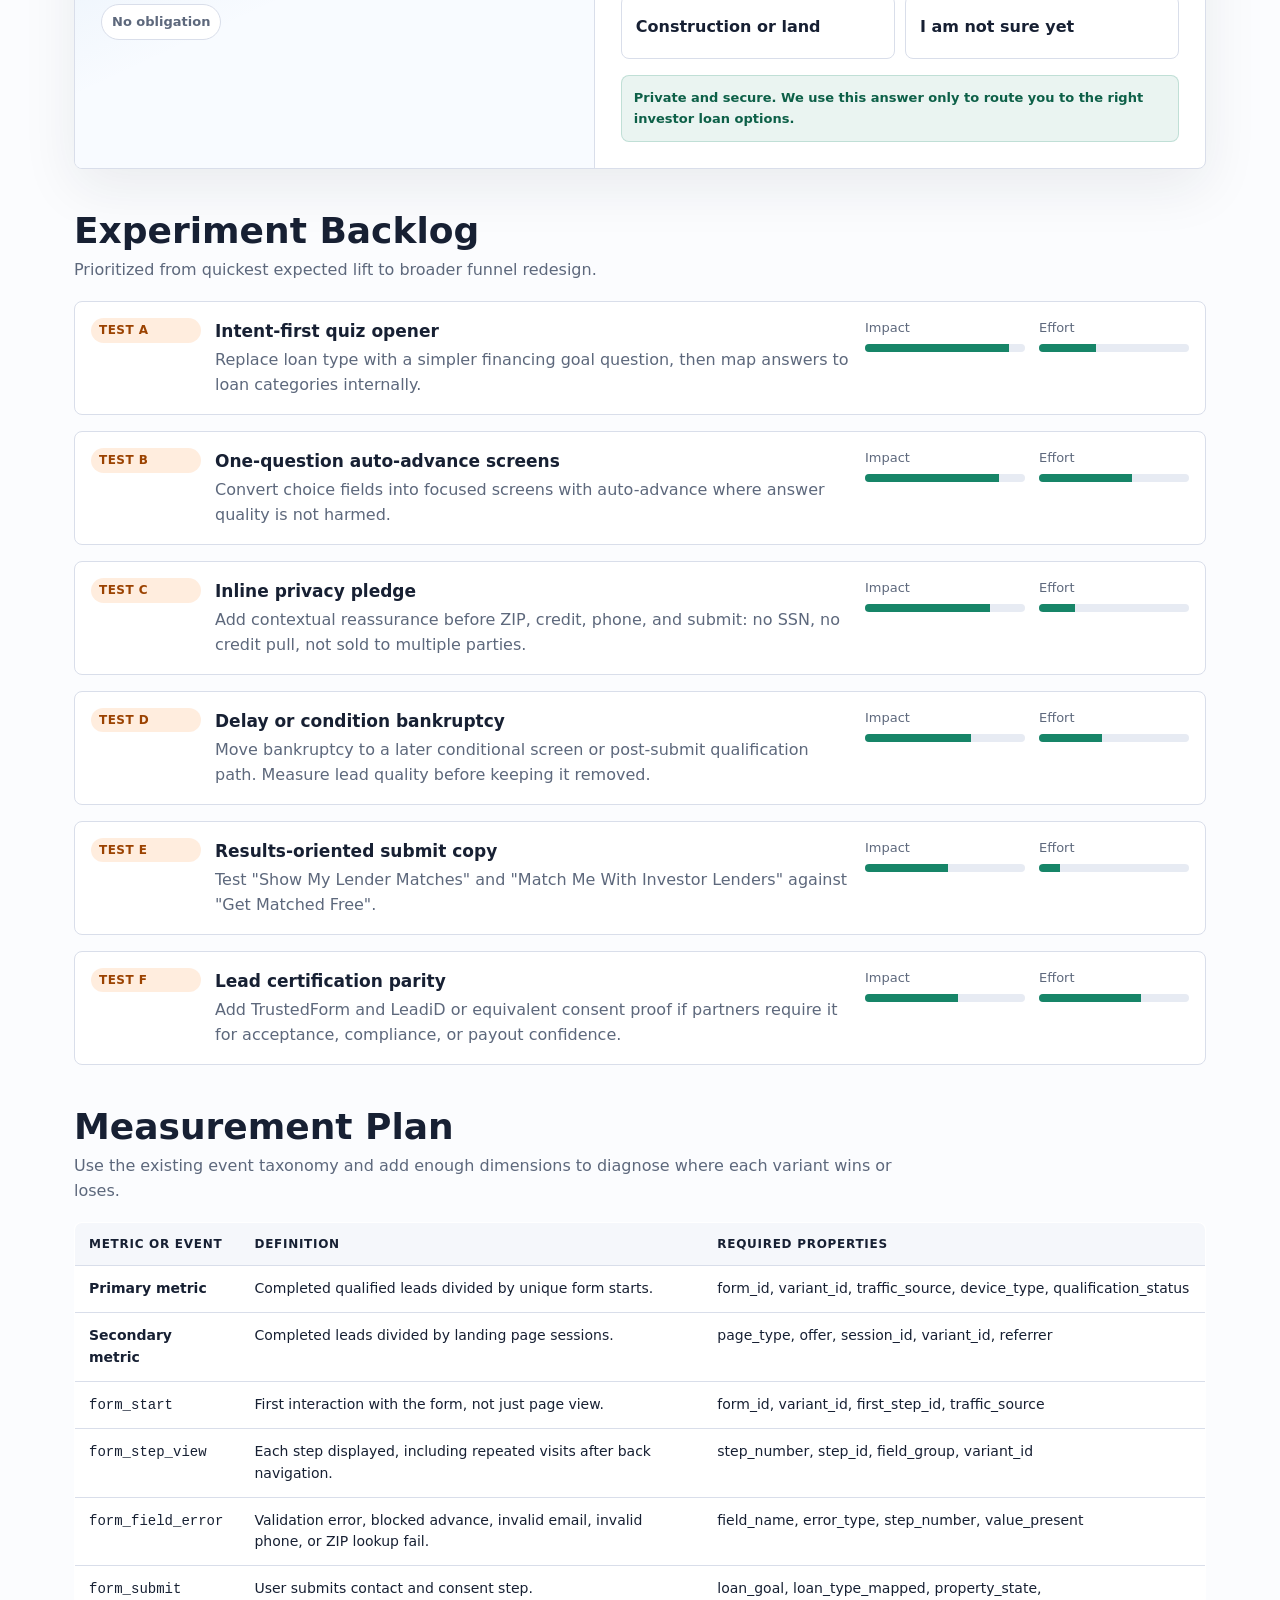
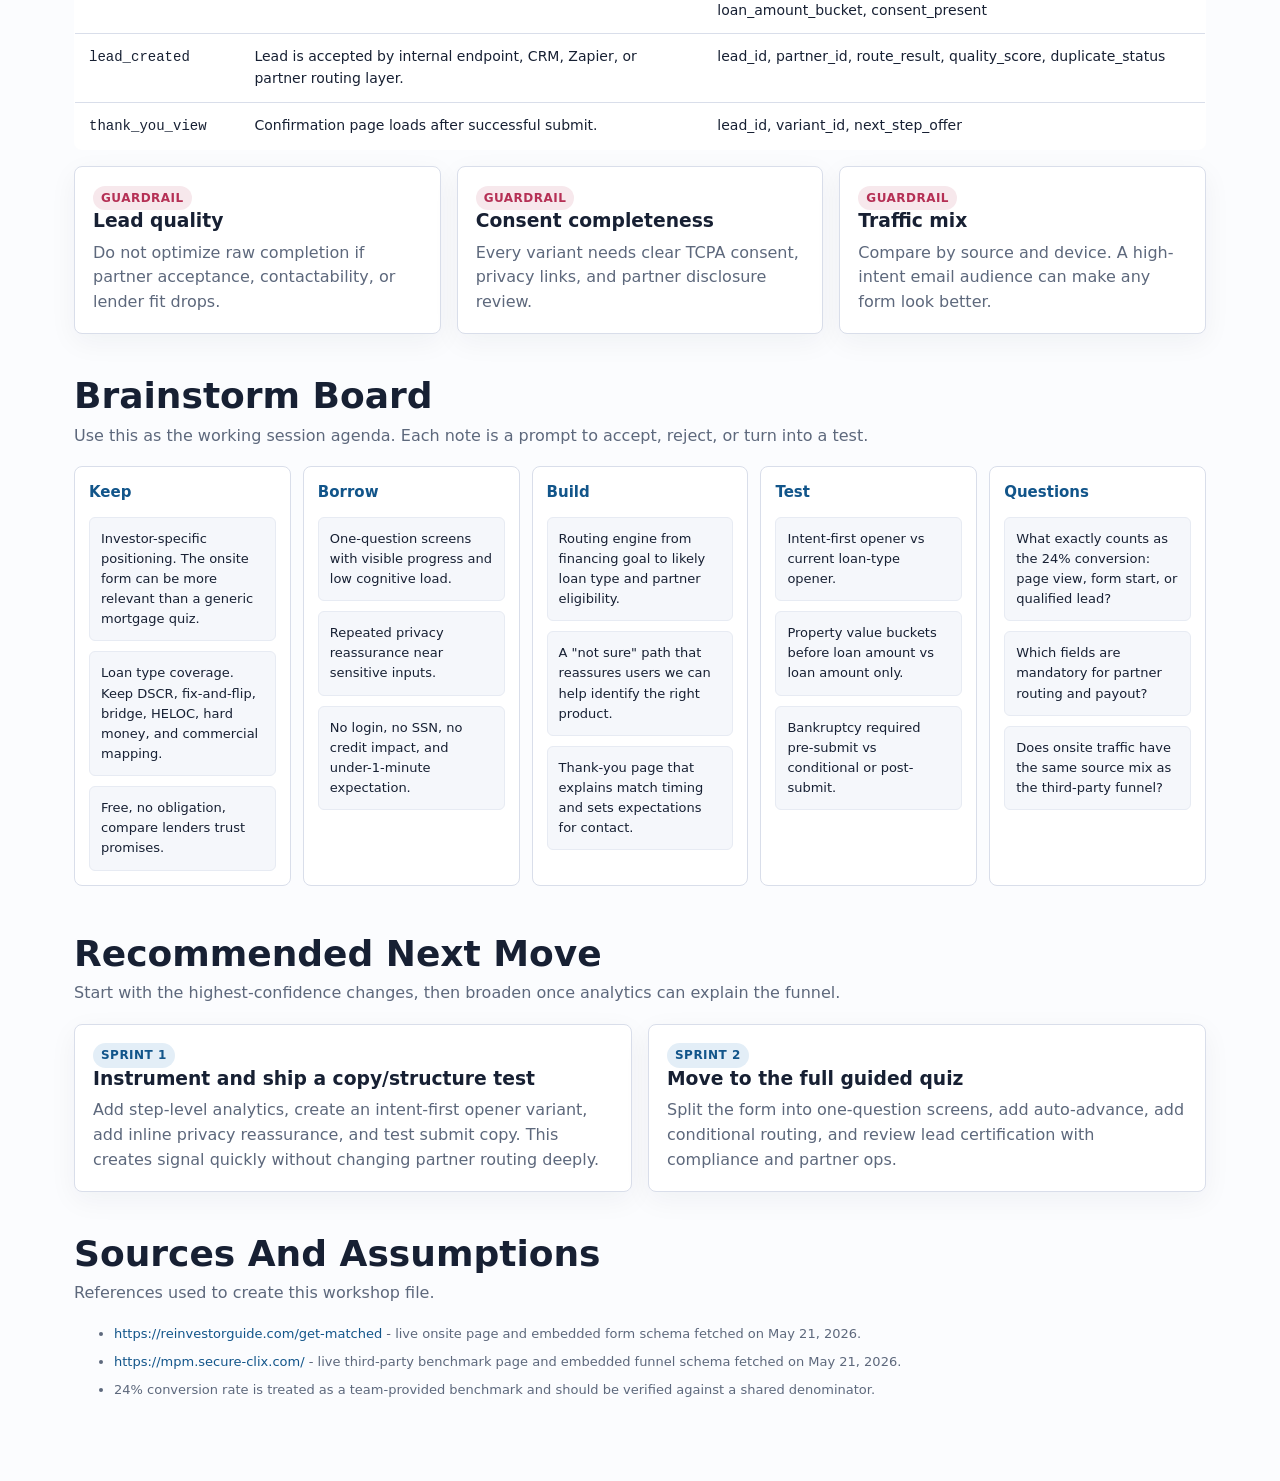
<file: experiments/2026-05-get-matched-form-optimization/brainstorm.html>
<!doctype html>
<html lang="en">
<head>
  <meta charset="utf-8">
  <meta name="viewport" content="width=device-width, initial-scale=1">
  <title>Get Matched Form Optimization Brainstorm</title>
  <style>
    :root {
      color-scheme: light;
      --ink: #172033;
      --muted: #5d687c;
      --line: #d9deea;
      --soft: #f5f7fb;
      --panel: #ffffff;
      --blue: #1b75bc;
      --blue-dark: #12558a;
      --orange: #ff7200;
      --green: #178568;
      --teal: #155e63;
      --rose: #b53055;
      --shadow: 0 18px 55px rgba(23, 32, 51, 0.08);
      --radius: 8px;
      font-family: Inter, ui-sans-serif, system-ui, -apple-system, BlinkMacSystemFont, "Segoe UI", sans-serif;
    }

    * {
      box-sizing: border-box;
    }

    html {
      scroll-behavior: smooth;
    }

    body {
      margin: 0;
      color: var(--ink);
      background: #fbfcfe;
      font-size: 16px;
      line-height: 1.55;
    }

    a {
      color: var(--blue-dark);
      text-decoration: none;
    }

    a:hover {
      text-decoration: underline;
    }

    .topbar {
      position: sticky;
      top: 0;
      z-index: 5;
      border-bottom: 1px solid var(--line);
      background: rgba(255, 255, 255, 0.94);
      backdrop-filter: blur(12px);
    }

    .topbar-inner {
      max-width: 1180px;
      margin: 0 auto;
      padding: 14px 24px;
      display: flex;
      align-items: center;
      justify-content: space-between;
      gap: 18px;
    }

    .brand {
      display: flex;
      flex-direction: column;
      gap: 1px;
      min-width: 220px;
    }

    .brand strong {
      font-size: 14px;
      letter-spacing: 0.08em;
      text-transform: uppercase;
      color: var(--blue-dark);
    }

    .brand span {
      color: var(--muted);
      font-size: 13px;
    }

    .nav {
      display: flex;
      flex-wrap: wrap;
      justify-content: flex-end;
      gap: 8px;
    }

    .nav a {
      border: 1px solid transparent;
      color: var(--muted);
      border-radius: 999px;
      padding: 7px 11px;
      font-size: 13px;
      font-weight: 700;
    }

    .nav a:hover {
      border-color: var(--line);
      background: var(--soft);
      color: var(--ink);
      text-decoration: none;
    }

    .hero {
      border-bottom: 1px solid var(--line);
      background:
        linear-gradient(115deg, rgba(27, 117, 188, 0.12), rgba(255, 114, 0, 0.10) 48%, rgba(21, 94, 99, 0.11)),
        #ffffff;
    }

    .hero-inner {
      max-width: 1180px;
      margin: 0 auto;
      padding: 64px 24px 44px;
      display: grid;
      grid-template-columns: minmax(0, 1.2fr) minmax(280px, 0.8fr);
      gap: 34px;
      align-items: end;
    }

    .eyebrow {
      display: inline-flex;
      align-items: center;
      gap: 8px;
      padding: 6px 10px;
      border: 1px solid rgba(27, 117, 188, 0.22);
      background: rgba(255, 255, 255, 0.76);
      border-radius: 999px;
      color: var(--blue-dark);
      font-size: 13px;
      font-weight: 800;
      letter-spacing: 0.04em;
      text-transform: uppercase;
    }

    .hero h1 {
      margin: 18px 0 12px;
      max-width: 780px;
      font-size: clamp(34px, 5vw, 64px);
      line-height: 0.98;
      letter-spacing: 0;
    }

    .hero p {
      max-width: 720px;
      margin: 0;
      color: var(--muted);
      font-size: 19px;
    }

    .benchmark {
      padding: 22px;
      border: 1px solid rgba(27, 117, 188, 0.2);
      background: rgba(255, 255, 255, 0.86);
      border-radius: var(--radius);
      box-shadow: var(--shadow);
    }

    .metric {
      display: grid;
      grid-template-columns: 1fr 1fr;
      gap: 12px;
      margin-top: 18px;
    }

    .metric div {
      padding: 16px;
      border-radius: var(--radius);
      border: 1px solid var(--line);
      background: #ffffff;
    }

    .metric b {
      display: block;
      font-size: 34px;
      line-height: 1;
      color: var(--blue-dark);
    }

    .metric span {
      display: block;
      margin-top: 6px;
      color: var(--muted);
      font-size: 13px;
    }

    main {
      max-width: 1180px;
      margin: 0 auto;
      padding: 34px 24px 70px;
    }

    section {
      margin-top: 42px;
    }

    .section-head {
      max-width: 820px;
      margin-bottom: 18px;
    }

    .section-head h2 {
      margin: 0 0 8px;
      font-size: clamp(24px, 3vw, 36px);
      line-height: 1.1;
      letter-spacing: 0;
    }

    .section-head p {
      margin: 0;
      color: var(--muted);
    }

    .grid {
      display: grid;
      gap: 16px;
    }

    .grid.two {
      grid-template-columns: repeat(2, minmax(0, 1fr));
    }

    .grid.three {
      grid-template-columns: repeat(3, minmax(0, 1fr));
    }

    .grid.four {
      grid-template-columns: repeat(4, minmax(0, 1fr));
    }

    .card {
      background: var(--panel);
      border: 1px solid var(--line);
      border-radius: var(--radius);
      padding: 18px;
      box-shadow: 0 8px 28px rgba(23, 32, 51, 0.05);
    }

    .card h3,
    .card h4 {
      margin: 0 0 8px;
      line-height: 1.2;
    }

    .card p {
      margin: 0;
      color: var(--muted);
    }

    .tag {
      display: inline-flex;
      align-items: center;
      min-height: 24px;
      padding: 3px 8px;
      border-radius: 999px;
      background: var(--soft);
      color: var(--muted);
      font-size: 12px;
      font-weight: 800;
      letter-spacing: 0.04em;
      text-transform: uppercase;
      vertical-align: middle;
    }

    .tag.blue {
      background: rgba(27, 117, 188, 0.12);
      color: var(--blue-dark);
    }

    .tag.orange {
      background: rgba(255, 114, 0, 0.13);
      color: #9b4200;
    }

    .tag.green {
      background: rgba(23, 133, 104, 0.12);
      color: #0d6048;
    }

    .tag.rose {
      background: rgba(181, 48, 85, 0.11);
      color: var(--rose);
    }

    .comparison {
      display: grid;
      grid-template-columns: minmax(0, 1fr) minmax(0, 1fr);
      border: 1px solid var(--line);
      border-radius: var(--radius);
      overflow: hidden;
      background: #ffffff;
    }

    .compare-col {
      padding: 20px;
    }

    .compare-col + .compare-col {
      border-left: 1px solid var(--line);
      background: #fcfdff;
    }

    .compare-col h3 {
      margin: 0 0 12px;
      display: flex;
      align-items: center;
      justify-content: space-between;
      gap: 12px;
    }

    .list {
      margin: 0;
      padding: 0;
      list-style: none;
      display: grid;
      gap: 10px;
    }

    .list li {
      position: relative;
      padding-left: 18px;
      color: var(--muted);
    }

    .list li:before {
      content: "";
      position: absolute;
      left: 0;
      top: 0.72em;
      width: 6px;
      height: 6px;
      border-radius: 50%;
      background: var(--blue);
    }

    .flow {
      display: grid;
      grid-template-columns: repeat(5, minmax(160px, 1fr));
      gap: 12px;
      overflow-x: auto;
      padding-bottom: 6px;
    }

    .step {
      min-height: 154px;
      border: 1px solid var(--line);
      background: #ffffff;
      border-radius: var(--radius);
      padding: 14px;
    }

    .step b {
      display: inline-flex;
      align-items: center;
      justify-content: center;
      width: 28px;
      height: 28px;
      border-radius: 50%;
      background: var(--ink);
      color: #ffffff;
      font-size: 13px;
      margin-bottom: 10px;
    }

    .step strong {
      display: block;
      line-height: 1.2;
      margin-bottom: 7px;
    }

    .step span {
      color: var(--muted);
      font-size: 13px;
    }

    .workshop {
      display: grid;
      grid-template-columns: repeat(5, minmax(180px, 1fr));
      gap: 12px;
      overflow-x: auto;
      padding-bottom: 6px;
    }

    .column {
      min-height: 260px;
      border: 1px solid var(--line);
      background: #ffffff;
      border-radius: var(--radius);
      padding: 14px;
    }

    .column h3 {
      margin: 0 0 12px;
      font-size: 15px;
      color: var(--blue-dark);
    }

    .sticky {
      display: grid;
      gap: 10px;
    }

    .note {
      padding: 11px;
      border-radius: 6px;
      background: var(--soft);
      border: 1px solid #e7ebf3;
      color: var(--ink);
      font-size: 13px;
      min-height: 62px;
    }

    .experiment {
      display: grid;
      grid-template-columns: 110px minmax(0, 1fr) 160px 150px;
      gap: 14px;
      align-items: start;
      padding: 16px;
      border: 1px solid var(--line);
      border-radius: var(--radius);
      background: #ffffff;
    }

    .experiment h3 {
      margin: 0 0 4px;
      font-size: 17px;
    }

    .experiment p {
      margin: 0;
      color: var(--muted);
    }

    .score {
      display: grid;
      gap: 6px;
      color: var(--muted);
      font-size: 13px;
    }

    .bar {
      height: 8px;
      border-radius: 999px;
      background: #e7ebf3;
      overflow: hidden;
    }

    .bar span {
      display: block;
      height: 100%;
      background: var(--green);
    }

    .prototype {
      border: 1px solid var(--line);
      border-radius: var(--radius);
      overflow: hidden;
      background: #ffffff;
      display: grid;
      grid-template-columns: 0.92fr 1.08fr;
      box-shadow: var(--shadow);
    }

    .proto-left {
      padding: 26px;
      background:
        linear-gradient(155deg, rgba(27, 117, 188, 0.12), rgba(255, 255, 255, 0) 54%),
        #f8fbff;
      border-right: 1px solid var(--line);
    }

    .proto-left h3 {
      margin: 10px 0 8px;
      font-size: 30px;
      line-height: 1.06;
    }

    .proto-left p {
      margin: 0 0 18px;
      color: var(--muted);
    }

    .trust-row {
      display: flex;
      flex-wrap: wrap;
      gap: 8px;
      margin-top: 18px;
    }

    .trust-row span {
      border: 1px solid var(--line);
      background: #ffffff;
      border-radius: 999px;
      padding: 7px 10px;
      color: var(--muted);
      font-size: 13px;
      font-weight: 700;
    }

    .proto-right {
      padding: 26px;
    }

    .progress {
      display: flex;
      align-items: center;
      gap: 12px;
      margin-bottom: 22px;
      color: var(--muted);
      font-size: 13px;
      font-weight: 800;
      text-transform: uppercase;
      letter-spacing: 0.04em;
    }

    .progress-line {
      flex: 1;
      height: 8px;
      border-radius: 999px;
      background: #e7ebf3;
      overflow: hidden;
    }

    .progress-line span {
      display: block;
      width: 14%;
      height: 100%;
      background: var(--orange);
    }

    .question {
      margin: 0 0 14px;
      font-size: 26px;
      line-height: 1.15;
    }

    .answers {
      display: grid;
      grid-template-columns: repeat(2, minmax(0, 1fr));
      gap: 10px;
    }

    .answer {
      border: 1px solid var(--line);
      border-radius: var(--radius);
      padding: 14px;
      background: #ffffff;
      color: var(--ink);
      font-weight: 800;
      min-height: 64px;
      display: flex;
      align-items: center;
      transition: border-color 0.15s ease, box-shadow 0.15s ease;
    }

    .answer:hover {
      border-color: var(--orange);
      box-shadow: 0 0 0 3px rgba(255, 114, 0, 0.12);
    }

    .microcopy {
      margin-top: 16px;
      padding: 12px;
      border-radius: var(--radius);
      background: rgba(23, 133, 104, 0.09);
      border: 1px solid rgba(23, 133, 104, 0.2);
      color: #0d6048;
      font-size: 13px;
      font-weight: 800;
    }

    .events {
      width: 100%;
      border-collapse: collapse;
      overflow: hidden;
      border-radius: var(--radius);
      background: #ffffff;
      border: 1px solid var(--line);
    }

    .events th,
    .events td {
      padding: 12px 14px;
      border-bottom: 1px solid var(--line);
      text-align: left;
      vertical-align: top;
      font-size: 14px;
    }

    .events th {
      background: var(--soft);
      color: var(--ink);
      font-size: 12px;
      text-transform: uppercase;
      letter-spacing: 0.06em;
    }

    .events tr:last-child td {
      border-bottom: 0;
    }

    .callout {
      padding: 18px;
      border-radius: var(--radius);
      border: 1px solid rgba(255, 114, 0, 0.26);
      background: rgba(255, 114, 0, 0.08);
    }

    .callout h3 {
      margin: 0 0 8px;
    }

    .callout p {
      margin: 0;
      color: #5a3c21;
    }

    .sources {
      color: var(--muted);
      font-size: 13px;
    }

    .sources li {
      margin-bottom: 8px;
    }

    @media (max-width: 980px) {
      .hero-inner,
      .prototype,
      .comparison,
      .grid.two,
      .grid.three,
      .grid.four {
        grid-template-columns: 1fr;
      }

      .compare-col + .compare-col,
      .proto-left {
        border-left: 0;
        border-right: 0;
        border-top: 1px solid var(--line);
      }

      .experiment {
        grid-template-columns: 1fr;
      }
    }

    @media (max-width: 720px) {
      .topbar-inner {
        align-items: flex-start;
        flex-direction: column;
      }

      .nav {
        justify-content: flex-start;
      }

      .hero-inner,
      main {
        padding-left: 16px;
        padding-right: 16px;
      }

      .metric,
      .answers {
        grid-template-columns: 1fr;
      }

      .hero h1 {
        font-size: 38px;
      }
    }
  </style>
</head>
<body>
  <header class="topbar">
    <div class="topbar-inner">
      <div class="brand">
        <strong>REinvestorguide</strong>
        <span>Form optimization workshop - May 21, 2026</span>
      </div>
      <nav class="nav" aria-label="Workshop sections">
        <a href="#snapshot">Snapshot</a>
        <a href="#wins">Borrow</a>
        <a href="#flow">V1 Flow</a>
        <a href="#tests">Tests</a>
        <a href="#tracking">Tracking</a>
        <a href="#session">Session</a>
      </nav>
    </div>
  </header>

  <div class="hero">
    <div class="hero-inner">
      <div>
        <span class="eyebrow">Onsite funnel brainstorm</span>
        <h1>Make Get Matched the highest converting investor loan form.</h1>
        <p>
          This workshop compares the onsite form against the third-party benchmark,
          then turns the gaps into a proposed quiz flow, experiment backlog, and measurement plan.
        </p>
      </div>
      <aside class="benchmark" aria-label="Benchmark summary">
        <span class="tag orange">Goal</span>
        <h2>Match or beat the 24% third-party conversion rate.</h2>
        <p>
          Treat 24% as the near-term benchmark, but normalize by traffic source, device,
          lead definition, and qualified lead acceptance before declaring a winner.
        </p>
        <div class="metric">
          <div>
            <b>24%</b>
            <span>Reported third-party conversion</span>
          </div>
          <div>
            <b>4</b>
            <span>Current onsite form steps</span>
          </div>
        </div>
      </aside>
    </div>
  </div>

  <main>
    <section id="snapshot">
      <div class="section-head">
        <h2>What We Saw</h2>
        <p>Observed from live page text and fetched HTML source for both experiences.</p>
      </div>

      <div class="comparison">
        <div class="compare-col">
          <h3>Onsite Get Matched <span class="tag blue">reinvestorguide.com</span></h3>
          <ul class="list">
            <li>Page promise: "Find Your Perfect Investor Loan" with free lender matching copy.</li>
            <li>Form title: "Get Matched With a Lender".</li>
            <li>Four manual steps: Loan Type, Property, Details, Contact.</li>
            <li>Starts with 11 loan type options, including "Not Sure".</li>
            <li>Property step asks ZIP code and property type.</li>
            <li>Details step asks loan amount, credit score, investor experience, and bankruptcy.</li>
            <li>Contact step asks name, email, phone, and TCPA consent.</li>
            <li>Trust blocks appear after the form: 100% Free, No Obligation, Compare Lenders.</li>
          </ul>
        </div>
        <div class="compare-col">
          <h3>Third-party benchmark <span class="tag green">mpm.secure-clix.com</span></h3>
          <ul class="list">
            <li>Headline promise: "Explore Your Mortgage Options".</li>
            <li>Starts with a simpler intent question: purchase, refinance, or cash out.</li>
            <li>Uses one-question screens with many auto-advance choice fields.</li>
            <li>Asks user identity early: homeowner, self-employed, investor, broker, or other.</li>
            <li>Asks property value before loan amount to frame the request.</li>
            <li>Includes timing, occupancy, loan position, realtor, military, credit, and contact steps.</li>
            <li>Repeats "private, safe and secure" microcopy near sensitive inputs.</li>
            <li>End-of-form reassurance says no login or SSN, no credit impact, under 1 minute, and information will not be sold to multiple parties.</li>
            <li>Includes LeadiD and TrustedForm scripts for consent certification.</li>
          </ul>
        </div>
      </div>
    </section>

    <section id="wins">
      <div class="section-head">
        <h2>Conversion Moves To Borrow</h2>
        <p>The benchmark's strongest patterns are mostly transferable without copying the entire generic mortgage flow.</p>
      </div>

      <div class="grid three">
        <article class="card">
          <span class="tag green">Momentum</span>
          <h3>Start with intent, not jargon</h3>
          <p>
            A first-time visitor may not know whether they need DSCR, bridge, hard money, or bank statement financing.
            Lead with "What are you trying to finance?" and route to loan type behind the scenes.
          </p>
        </article>
        <article class="card">
          <span class="tag green">Chunking</span>
          <h3>One decision per screen</h3>
          <p>
            The onsite form compresses several underwriting-style fields into a few screens.
            The benchmark slows the perceived ask while speeding the interaction through single-choice screens.
          </p>
        </article>
        <article class="card">
          <span class="tag green">Reassurance</span>
          <h3>Move trust into the form</h3>
          <p>
            The onsite trust blocks are useful, but they sit after the form. Put privacy, no SSN,
            no credit impact, and no obligation language at the exact moments users hesitate.
          </p>
        </article>
        <article class="card">
          <span class="tag green">Personalization</span>
          <h3>Use answers to tailor the next prompt</h3>
          <p>
            Investor-specific routing can make the onsite form feel smarter than the benchmark:
            rental purchase, fix-and-flip, refinance, bridge, and "not sure" can each get contextual copy.
          </p>
        </article>
        <article class="card">
          <span class="tag green">Proof</span>
          <h3>Explain what happens next</h3>
          <p>
            Replace generic submit energy with a concrete result: "Show my lender matches" or
            "Match me with investor-friendly lenders in my market."
          </p>
        </article>
        <article class="card">
          <span class="tag green">Compliance</span>
          <h3>Certify consent cleanly</h3>
          <p>
            The benchmark has LeadiD and TrustedForm. If partner economics depend on verifiable consent,
            add equivalent certification to the onsite funnel before scaling paid traffic.
          </p>
        </article>
      </div>
    </section>

    <section id="flow">
      <div class="section-head">
        <h2>Proposed V1 Flow</h2>
        <p>
          A guided investor quiz that captures the same business-critical fields while improving early momentum and trust.
        </p>
      </div>

      <div class="callout">
        <h3>Core hypothesis</h3>
        <p>
          If we replace the loan-type-first form with a guided investor financing quiz,
          then more users will start and complete because the first actions are easier, the experience feels personalized,
          and high-friction questions are delayed until intent is established.
        </p>
      </div>

      <div class="flow" aria-label="Proposed form flow">
        <div class="step">
          <b>1</b>
          <strong>Financing goal</strong>
          <span>Rental purchase, refinance/cash out, fix-and-flip, bridge, construction, not sure.</span>
        </div>
        <div class="step">
          <b>2</b>
          <strong>Investor profile</strong>
          <span>First investment, active investor, self-employed, broker/agent, non-US investor, other.</span>
        </div>
        <div class="step">
          <b>3</b>
          <strong>Property type</strong>
          <span>Single family, 2-4 units, 5+ units, condo/townhome, mixed-use, commercial, land.</span>
        </div>
        <div class="step">
          <b>4</b>
          <strong>Location</strong>
          <span>Property ZIP or "still shopping" current ZIP. Keep address optional until needed.</span>
        </div>
        <div class="step">
          <b>5</b>
          <strong>Property value</strong>
          <span>Use buckets first. It helps users answer faster and creates LTV context.</span>
        </div>
        <div class="step">
          <b>6</b>
          <strong>Loan amount</strong>
          <span>Currency input with "estimate is fine" copy and simple formatting.</span>
        </div>
        <div class="step">
          <b>7</b>
          <strong>Timing</strong>
          <span>ASAP, 2-4 weeks, 1-3 months, researching. Useful for routing and sales priority.</span>
        </div>
        <div class="step">
          <b>8</b>
          <strong>Credit range</strong>
          <span>Ask after value is built. Add "will not affect credit" next to this question.</span>
        </div>
        <div class="step">
          <b>9</b>
          <strong>Contact</strong>
          <span>Name, email, phone, TCPA consent. Lead with "where should we send your matches?"</span>
        </div>
        <div class="step">
          <b>10</b>
          <strong>Post-submit route</strong>
          <span>Show next-step confirmation, expected timing, and lender match context.</span>
        </div>
      </div>
    </section>

    <section id="prototype">
      <div class="section-head">
        <h2>V1 First Screen Direction</h2>
        <p>This is a wireframe-level direction for the onsite form, not production UI.</p>
      </div>

      <div class="prototype">
        <div class="proto-left">
          <span class="tag blue">Free investor lender match</span>
          <h3>Find financing for your next investment property.</h3>
          <p>
            Answer a few quick questions. We will match you with investor-friendly lenders
            that fit your deal type, market, timeline, and loan size.
          </p>
          <div class="trust-row">
            <span>No SSN required</span>
            <span>No credit impact</span>
            <span>100% free</span>
            <span>No obligation</span>
          </div>
        </div>
        <div class="proto-right">
          <div class="progress">
            <span>Step 1 of 9</span>
            <div class="progress-line" aria-hidden="true"><span></span></div>
          </div>
          <h3 class="question">What are you trying to finance?</h3>
          <div class="answers">
            <div class="answer">Buy a rental property</div>
            <div class="answer">Refinance or cash out</div>
            <div class="answer">Fix and flip project</div>
            <div class="answer">Short-term bridge need</div>
            <div class="answer">Construction or land</div>
            <div class="answer">I am not sure yet</div>
          </div>
          <div class="microcopy">Private and secure. We use this answer only to route you to the right investor loan options.</div>
        </div>
      </div>
    </section>

    <section id="tests">
      <div class="section-head">
        <h2>Experiment Backlog</h2>
        <p>Prioritized from quickest expected lift to broader funnel redesign.</p>
      </div>

      <div class="grid">
        <article class="experiment">
          <span class="tag orange">Test A</span>
          <div>
            <h3>Intent-first quiz opener</h3>
            <p>Replace loan type with a simpler financing goal question, then map answers to loan categories internally.</p>
          </div>
          <div class="score">
            <span>Impact</span>
            <div class="bar"><span style="width: 90%"></span></div>
          </div>
          <div class="score">
            <span>Effort</span>
            <div class="bar"><span style="width: 38%"></span></div>
          </div>
        </article>

        <article class="experiment">
          <span class="tag orange">Test B</span>
          <div>
            <h3>One-question auto-advance screens</h3>
            <p>Convert choice fields into focused screens with auto-advance where answer quality is not harmed.</p>
          </div>
          <div class="score">
            <span>Impact</span>
            <div class="bar"><span style="width: 84%"></span></div>
          </div>
          <div class="score">
            <span>Effort</span>
            <div class="bar"><span style="width: 62%"></span></div>
          </div>
        </article>

        <article class="experiment">
          <span class="tag orange">Test C</span>
          <div>
            <h3>Inline privacy pledge</h3>
            <p>Add contextual reassurance before ZIP, credit, phone, and submit: no SSN, no credit pull, not sold to multiple parties.</p>
          </div>
          <div class="score">
            <span>Impact</span>
            <div class="bar"><span style="width: 78%"></span></div>
          </div>
          <div class="score">
            <span>Effort</span>
            <div class="bar"><span style="width: 24%"></span></div>
          </div>
        </article>

        <article class="experiment">
          <span class="tag orange">Test D</span>
          <div>
            <h3>Delay or condition bankruptcy</h3>
            <p>Move bankruptcy to a later conditional screen or post-submit qualification path. Measure lead quality before keeping it removed.</p>
          </div>
          <div class="score">
            <span>Impact</span>
            <div class="bar"><span style="width: 66%"></span></div>
          </div>
          <div class="score">
            <span>Effort</span>
            <div class="bar"><span style="width: 42%"></span></div>
          </div>
        </article>

        <article class="experiment">
          <span class="tag orange">Test E</span>
          <div>
            <h3>Results-oriented submit copy</h3>
            <p>Test "Show My Lender Matches" and "Match Me With Investor Lenders" against "Get Matched Free".</p>
          </div>
          <div class="score">
            <span>Impact</span>
            <div class="bar"><span style="width: 52%"></span></div>
          </div>
          <div class="score">
            <span>Effort</span>
            <div class="bar"><span style="width: 14%"></span></div>
          </div>
        </article>

        <article class="experiment">
          <span class="tag orange">Test F</span>
          <div>
            <h3>Lead certification parity</h3>
            <p>Add TrustedForm and LeadiD or equivalent consent proof if partners require it for acceptance, compliance, or payout confidence.</p>
          </div>
          <div class="score">
            <span>Impact</span>
            <div class="bar"><span style="width: 58%"></span></div>
          </div>
          <div class="score">
            <span>Effort</span>
            <div class="bar"><span style="width: 68%"></span></div>
          </div>
        </article>
      </div>
    </section>

    <section id="tracking">
      <div class="section-head">
        <h2>Measurement Plan</h2>
        <p>Use the existing event taxonomy and add enough dimensions to diagnose where each variant wins or loses.</p>
      </div>

      <table class="events">
        <thead>
          <tr>
            <th>Metric or event</th>
            <th>Definition</th>
            <th>Required properties</th>
          </tr>
        </thead>
        <tbody>
          <tr>
            <td><strong>Primary metric</strong></td>
            <td>Completed qualified leads divided by unique form starts.</td>
            <td>form_id, variant_id, traffic_source, device_type, qualification_status</td>
          </tr>
          <tr>
            <td><strong>Secondary metric</strong></td>
            <td>Completed leads divided by landing page sessions.</td>
            <td>page_type, offer, session_id, variant_id, referrer</td>
          </tr>
          <tr>
            <td><code>form_start</code></td>
            <td>First interaction with the form, not just page view.</td>
            <td>form_id, variant_id, first_step_id, traffic_source</td>
          </tr>
          <tr>
            <td><code>form_step_view</code></td>
            <td>Each step displayed, including repeated visits after back navigation.</td>
            <td>step_number, step_id, field_group, variant_id</td>
          </tr>
          <tr>
            <td><code>form_field_error</code></td>
            <td>Validation error, blocked advance, invalid email, invalid phone, or ZIP lookup fail.</td>
            <td>field_name, error_type, step_number, value_present</td>
          </tr>
          <tr>
            <td><code>form_submit</code></td>
            <td>User submits contact and consent step.</td>
            <td>loan_goal, loan_type_mapped, property_state, loan_amount_bucket, consent_present</td>
          </tr>
          <tr>
            <td><code>lead_created</code></td>
            <td>Lead is accepted by internal endpoint, CRM, Zapier, or partner routing layer.</td>
            <td>lead_id, partner_id, route_result, quality_score, duplicate_status</td>
          </tr>
          <tr>
            <td><code>thank_you_view</code></td>
            <td>Confirmation page loads after successful submit.</td>
            <td>lead_id, variant_id, next_step_offer</td>
          </tr>
        </tbody>
      </table>

      <div class="grid three" style="margin-top: 16px;">
        <article class="card">
          <span class="tag rose">Guardrail</span>
          <h3>Lead quality</h3>
          <p>Do not optimize raw completion if partner acceptance, contactability, or lender fit drops.</p>
        </article>
        <article class="card">
          <span class="tag rose">Guardrail</span>
          <h3>Consent completeness</h3>
          <p>Every variant needs clear TCPA consent, privacy links, and partner disclosure review.</p>
        </article>
        <article class="card">
          <span class="tag rose">Guardrail</span>
          <h3>Traffic mix</h3>
          <p>Compare by source and device. A high-intent email audience can make any form look better.</p>
        </article>
      </div>
    </section>

    <section id="session">
      <div class="section-head">
        <h2>Brainstorm Board</h2>
        <p>Use this as the working session agenda. Each note is a prompt to accept, reject, or turn into a test.</p>
      </div>

      <div class="workshop">
        <div class="column">
          <h3>Keep</h3>
          <div class="sticky">
            <div class="note">Investor-specific positioning. The onsite form can be more relevant than a generic mortgage quiz.</div>
            <div class="note">Loan type coverage. Keep DSCR, fix-and-flip, bridge, HELOC, hard money, and commercial mapping.</div>
            <div class="note">Free, no obligation, compare lenders trust promises.</div>
          </div>
        </div>
        <div class="column">
          <h3>Borrow</h3>
          <div class="sticky">
            <div class="note">One-question screens with visible progress and low cognitive load.</div>
            <div class="note">Repeated privacy reassurance near sensitive inputs.</div>
            <div class="note">No login, no SSN, no credit impact, and under-1-minute expectation.</div>
          </div>
        </div>
        <div class="column">
          <h3>Build</h3>
          <div class="sticky">
            <div class="note">Routing engine from financing goal to likely loan type and partner eligibility.</div>
            <div class="note">A "not sure" path that reassures users we can help identify the right product.</div>
            <div class="note">Thank-you page that explains match timing and sets expectations for contact.</div>
          </div>
        </div>
        <div class="column">
          <h3>Test</h3>
          <div class="sticky">
            <div class="note">Intent-first opener vs current loan-type opener.</div>
            <div class="note">Property value buckets before loan amount vs loan amount only.</div>
            <div class="note">Bankruptcy required pre-submit vs conditional or post-submit.</div>
          </div>
        </div>
        <div class="column">
          <h3>Questions</h3>
          <div class="sticky">
            <div class="note">What exactly counts as the 24% conversion: page view, form start, or qualified lead?</div>
            <div class="note">Which fields are mandatory for partner routing and payout?</div>
            <div class="note">Does onsite traffic have the same source mix as the third-party funnel?</div>
          </div>
        </div>
      </div>
    </section>

    <section id="next">
      <div class="section-head">
        <h2>Recommended Next Move</h2>
        <p>Start with the highest-confidence changes, then broaden once analytics can explain the funnel.</p>
      </div>

      <div class="grid two">
        <article class="card">
          <span class="tag blue">Sprint 1</span>
          <h3>Instrument and ship a copy/structure test</h3>
          <p>
            Add step-level analytics, create an intent-first opener variant, add inline privacy reassurance,
            and test submit copy. This creates signal quickly without changing partner routing deeply.
          </p>
        </article>
        <article class="card">
          <span class="tag blue">Sprint 2</span>
          <h3>Move to the full guided quiz</h3>
          <p>
            Split the form into one-question screens, add auto-advance, add conditional routing,
            and review lead certification with compliance and partner ops.
          </p>
        </article>
      </div>
    </section>

    <section id="sources">
      <div class="section-head">
        <h2>Sources And Assumptions</h2>
        <p>References used to create this workshop file.</p>
      </div>
      <ul class="sources">
        <li><a href="https://reinvestorguide.com/get-matched">https://reinvestorguide.com/get-matched</a> - live onsite page and embedded form schema fetched on May 21, 2026.</li>
        <li><a href="https://mpm.secure-clix.com/">https://mpm.secure-clix.com/</a> - live third-party benchmark page and embedded funnel schema fetched on May 21, 2026.</li>
        <li>24% conversion rate is treated as a team-provided benchmark and should be verified against a shared denominator.</li>
      </ul>
    </section>
  </main>
</body>
</html>
</file>
<file: public/tools/deal-workbench/assets/deal-workbench.css>
:root {
  color-scheme: light;
  --ink: #111827;
  --muted: #5b6472;
  --line: #d7dde8;
  --soft: #f5f7fb;
  --panel: #ffffff;
  --navy: #18243a;
  --blue: #1b75bc;
  --blue-deep: #145a91;
  --teal: #17706d;
  --green: #168464;
  --orange: #ff7200;
  --gold: #b7791f;
  --rose: #b42342;
  --shadow: 0 18px 54px rgba(17, 24, 39, 0.1);
  --radius: 8px;
  font-family: Inter, ui-sans-serif, system-ui, -apple-system, BlinkMacSystemFont, "Segoe UI", sans-serif;
}

* {
  box-sizing: border-box;
}

html,
body {
  min-height: 100%;
}

body {
  margin: 0;
  color: var(--ink);
  background:
    linear-gradient(180deg, rgba(27, 117, 188, 0.08), rgba(255, 255, 255, 0) 360px),
    #fbfcff;
  font-size: 15px;
  line-height: 1.45;
}

button,
input,
select,
textarea {
  font: inherit;
}

button {
  cursor: pointer;
}

.app-shell {
  min-height: 100vh;
}

.topbar {
  min-height: 68px;
  padding: 0 28px;
  border-bottom: 1px solid rgba(215, 221, 232, 0.86);
  background: rgba(255, 255, 255, 0.94);
  backdrop-filter: blur(12px);
  display: flex;
  align-items: center;
  justify-content: space-between;
  gap: 18px;
  position: sticky;
  top: 0;
  z-index: 10;
}

.brand-lockup {
  display: inline-flex;
  align-items: center;
  gap: 11px;
  color: var(--navy);
  font-weight: 850;
  letter-spacing: 0;
  white-space: nowrap;
}

.brand-lockup span span {
  color: var(--blue);
}

.brand-mark {
  width: 34px;
  height: 34px;
  border: 2px solid var(--navy);
  border-radius: 50%;
  position: relative;
  background: #ffffff;
  flex: 0 0 auto;
}

.brand-mark:before,
.brand-mark:after {
  content: "";
  position: absolute;
  left: 50%;
  top: 50%;
  transform-origin: center;
  background: var(--blue);
}

.brand-mark:before {
  width: 4px;
  height: 22px;
  transform: translate(-50%, -50%) rotate(42deg);
  border-radius: 999px;
}

.brand-mark:after {
  width: 18px;
  height: 4px;
  transform: translate(-50%, -50%) rotate(42deg);
  border-radius: 999px;
}

.account-strip {
  display: flex;
  align-items: center;
  justify-content: flex-end;
  gap: 8px;
  min-width: 0;
}

.tenant-pill,
.plan-pill,
.ghost-button {
  min-height: 34px;
  border-radius: 999px;
  border: 1px solid var(--line);
  background: #ffffff;
  color: var(--muted);
  padding: 7px 11px;
  font-size: 12px;
  font-weight: 850;
  white-space: nowrap;
}

.tenant-pill {
  color: var(--blue-deep);
  background: rgba(27, 117, 188, 0.08);
  border-color: rgba(27, 117, 188, 0.18);
}

.ghost-button {
  color: var(--ink);
}

.ghost-button:hover,
.report-buttons button:hover,
.clone-actions button:hover,
.text-button:hover {
  border-color: var(--blue);
  color: var(--blue-deep);
}

.workbench {
  width: min(1520px, calc(100% - 32px));
  margin: 0 auto;
  padding: 24px 0 44px;
  display: grid;
  grid-template-columns: minmax(420px, 0.92fr) minmax(560px, 1.08fr);
  gap: 20px;
  align-items: start;
}

.intake-panel,
.metric-panel,
.scenario-panel,
.report-panel {
  border: 1px solid rgba(215, 221, 232, 0.92);
  border-radius: var(--radius);
  background: var(--panel);
  box-shadow: var(--shadow);
  overflow: hidden;
}

.intake-panel {
  position: sticky;
  top: 86px;
}

.analysis-panel {
  display: grid;
  gap: 16px;
}

.panel-header,
.panel-title-row,
.report-actions {
  padding: 18px 20px;
  border-bottom: 1px solid var(--line);
  background:
    linear-gradient(135deg, rgba(27, 117, 188, 0.08), rgba(255, 114, 0, 0.08)),
    #ffffff;
  display: flex;
  justify-content: space-between;
  gap: 16px;
  align-items: center;
}

.panel-title-row,
.report-actions {
  background: #fbfcff;
}

.eyebrow {
  margin: 0 0 3px;
  color: var(--blue-deep);
  font-size: 11px;
  font-weight: 900;
  letter-spacing: 0.07em;
  text-transform: uppercase;
}

h1,
h2,
h3,
h4 {
  margin: 0;
  letter-spacing: 0;
}

h1 {
  font-size: 29px;
  line-height: 1.08;
}

h2 {
  font-size: 21px;
  line-height: 1.16;
}

h3 {
  font-size: 19px;
  line-height: 1.25;
}

h4 {
  font-size: 15px;
  line-height: 1.2;
}

.save-status {
  min-width: 90px;
  color: var(--green);
  font-size: 12px;
  font-weight: 850;
  text-align: right;
}

.step-rail {
  padding: 12px 14px;
  border-bottom: 1px solid var(--line);
  display: grid;
  grid-template-columns: repeat(5, minmax(0, 1fr));
  gap: 7px;
  background: #ffffff;
}

.step-chip {
  min-height: 36px;
  border: 1px solid var(--line);
  border-radius: var(--radius);
  background: #fbfcff;
  color: var(--muted);
  font-size: 12px;
  font-weight: 850;
}

.step-chip.is-active {
  border-color: rgba(27, 117, 188, 0.45);
  background: rgba(27, 117, 188, 0.1);
  color: var(--blue-deep);
}

.deal-form {
  max-height: calc(100vh - 190px);
  overflow: auto;
  padding: 18px 20px 22px;
  display: grid;
  gap: 20px;
  scroll-behavior: smooth;
}

.form-section {
  display: grid;
  gap: 13px;
  scroll-margin-top: 104px;
}

.section-title {
  display: flex;
  align-items: center;
  gap: 9px;
}

.section-title span {
  width: 26px;
  height: 26px;
  border-radius: 50%;
  display: grid;
  place-items: center;
  color: var(--blue-deep);
  border: 1px solid rgba(27, 117, 188, 0.22);
  background: rgba(27, 117, 188, 0.08);
  font-size: 11px;
  font-weight: 900;
}

.field-grid {
  display: grid;
  gap: 12px;
}

.field-grid.two {
  grid-template-columns: repeat(2, minmax(0, 1fr));
}

.field-grid.three {
  grid-template-columns: repeat(3, minmax(0, 1fr));
}

.field-grid.four {
  grid-template-columns: repeat(4, minmax(0, 1fr));
}

.estimate-assist {
  border: 1px solid var(--line);
  border-radius: var(--radius);
  background: #fbfcff;
  overflow: hidden;
}

.estimate-assist-head,
.steadily-panel-head {
  padding: 13px 14px;
  border-bottom: 1px solid var(--line);
  background: #ffffff;
  display: flex;
  align-items: center;
  justify-content: space-between;
  gap: 12px;
}

.estimate-action {
  min-height: 36px;
  border: 1px solid var(--blue);
  border-radius: var(--radius);
  background: var(--blue);
  color: #ffffff;
  padding: 7px 11px;
  font-size: 12px;
  font-weight: 850;
  white-space: nowrap;
}

.estimate-action:hover {
  background: var(--blue-deep);
}

.estimate-grid {
  padding: 12px;
  display: grid;
  grid-template-columns: repeat(3, minmax(0, 1fr));
  gap: 9px;
}

.estimate-cell {
  min-height: 74px;
  border: 1px solid rgba(215, 221, 232, 0.9);
  border-radius: var(--radius);
  background: #ffffff;
  padding: 10px;
}

.estimate-cell span {
  display: block;
  color: var(--muted);
  font-size: 11px;
  font-weight: 900;
  letter-spacing: 0.04em;
  text-transform: uppercase;
}

.estimate-cell strong {
  display: block;
  margin-top: 6px;
  font-size: 18px;
  line-height: 1.08;
}

.estimate-source-row {
  padding: 0 12px 12px;
  display: grid;
  gap: 6px;
}

.estimate-source-row span {
  color: var(--muted);
  font-size: 12px;
  font-weight: 760;
}

.steadily-panel {
  border-top: 1px solid var(--line);
  background: #ffffff;
}

.steadily-panel-head {
  padding: 12px;
  align-items: flex-start;
  flex-direction: column;
  gap: 1px;
}

.steadily-shell {
  padding: 12px;
  min-height: 156px;
}

.steadily-shell .steadily-instant-estimate {
  display: block;
}

.steadily-empty {
  min-height: 128px;
  border: 1px dashed rgba(215, 221, 232, 0.95);
  border-radius: var(--radius);
  color: var(--muted);
  background: #fbfcff;
  display: grid;
  place-items: center;
  padding: 16px;
  text-align: center;
  font-size: 13px;
  font-weight: 800;
}

label {
  display: grid;
  gap: 6px;
  min-width: 0;
}

label span {
  color: var(--ink);
  font-size: 12px;
  font-weight: 850;
}

input,
select,
textarea {
  width: 100%;
  min-height: 44px;
  border: 1px solid var(--line);
  border-radius: var(--radius);
  padding: 10px 11px;
  color: var(--ink);
  background: #ffffff;
  outline: none;
  transition: border-color 0.16s ease, box-shadow 0.16s ease;
}

textarea {
  resize: vertical;
  min-height: 92px;
}

.pac-container {
  z-index: 10000;
  border-radius: var(--radius);
  border-color: var(--line);
  box-shadow: var(--shadow);
  font-family: inherit;
}

input:focus,
select:focus,
textarea:focus {
  border-color: var(--blue);
  box-shadow: 0 0 0 3px rgba(27, 117, 188, 0.14);
}

.grade-panel {
  width: min(260px, 42%);
  min-height: 70px;
  border: 1px solid var(--line);
  border-radius: var(--radius);
  background: #ffffff;
  padding: 10px;
  display: grid;
  gap: 5px;
}

.grade-panel span {
  font-size: 12px;
  font-weight: 900;
  text-transform: uppercase;
  letter-spacing: 0.05em;
}

.grade-panel strong {
  color: var(--muted);
  font-size: 12px;
  line-height: 1.25;
}

.grade-panel.is-strong span {
  color: var(--green);
}

.grade-panel.is-workable span {
  color: var(--gold);
}

.grade-panel.is-watch span {
  color: var(--rose);
}

.grade-track {
  width: 100%;
  height: 7px;
  border-radius: 999px;
  background: #e7ebf3;
  overflow: hidden;
}

.grade-track span {
  display: block;
  height: 100%;
  border-radius: inherit;
  background: linear-gradient(90deg, var(--orange), var(--green));
}

.metric-grid {
  display: grid;
  grid-template-columns: repeat(3, minmax(0, 1fr));
  border-top: 0;
}

.metric-cell {
  min-height: 92px;
  padding: 16px;
  border-right: 1px solid var(--line);
  border-bottom: 1px solid var(--line);
  background: #ffffff;
}

.metric-cell:nth-child(3n) {
  border-right: 0;
}

.metric-cell:nth-last-child(-n + 3) {
  border-bottom: 0;
}

.metric-cell span {
  display: block;
  color: var(--muted);
  font-size: 12px;
  font-weight: 900;
  letter-spacing: 0.05em;
  text-transform: uppercase;
}

.metric-cell strong {
  display: block;
  margin-top: 7px;
  font-size: 24px;
  line-height: 1.05;
}

.clone-actions,
.report-buttons {
  display: flex;
  flex-wrap: wrap;
  justify-content: flex-end;
  gap: 7px;
}

.clone-actions button,
.report-buttons button,
.text-button {
  min-height: 34px;
  border: 1px solid var(--line);
  border-radius: var(--radius);
  background: #ffffff;
  color: var(--ink);
  padding: 7px 10px;
  font-size: 12px;
  font-weight: 850;
}

.report-buttons button:first-child {
  border-color: var(--orange);
  background: var(--orange);
  color: #ffffff;
}

.report-buttons button:first-child:hover {
  background: #e96800;
  color: #ffffff;
}

.scenario-list {
  padding: 14px;
  display: grid;
  grid-template-columns: repeat(2, minmax(0, 1fr));
  gap: 12px;
}

.scenario-card {
  border: 1px solid var(--line);
  border-radius: var(--radius);
  background: #ffffff;
  overflow: hidden;
}

.scenario-card-head {
  min-height: 48px;
  padding: 10px;
  border-bottom: 1px solid var(--line);
  background: #fbfcff;
  display: flex;
  align-items: center;
  justify-content: space-between;
  gap: 8px;
}

.scenario-card-head strong {
  font-size: 14px;
}

.scenario-name {
  min-height: 34px;
  padding: 6px 8px;
  font-size: 13px;
  font-weight: 800;
}

.base-tag {
  color: var(--green);
  font-size: 11px;
  font-weight: 900;
  letter-spacing: 0.05em;
  text-transform: uppercase;
}

.scenario-inputs {
  padding: 10px;
  display: grid;
  grid-template-columns: repeat(3, minmax(0, 1fr));
  gap: 8px;
}

.scenario-inputs input {
  min-height: 38px;
  padding: 7px 8px;
  font-size: 13px;
}

.scenario-stats {
  margin: 0;
  display: grid;
  grid-template-columns: repeat(3, minmax(0, 1fr));
  border-top: 1px solid var(--line);
}

.scenario-stats div {
  padding: 10px;
  border-right: 1px solid var(--line);
}

.scenario-stats div:last-child {
  border-right: 0;
}

.scenario-stats dt {
  color: var(--muted);
  font-size: 11px;
  font-weight: 900;
  letter-spacing: 0.05em;
  text-transform: uppercase;
}

.scenario-stats dd {
  margin: 5px 0 0;
  font-size: 16px;
  font-weight: 850;
}

.share-output {
  width: calc(100% - 40px);
  margin: 14px 20px 0;
  min-height: 40px;
  font-size: 12px;
}

.report-document {
  padding: 20px;
  display: grid;
  gap: 18px;
}

.report-cover {
  border: 1px solid var(--line);
  border-radius: var(--radius);
  background:
    linear-gradient(135deg, rgba(27, 117, 188, 0.08), rgba(23, 132, 100, 0.08)),
    #ffffff;
  padding: 16px;
  display: grid;
  grid-template-columns: minmax(0, 1.35fr) minmax(220px, 0.65fr);
  gap: 18px;
}

.report-cover h3 {
  max-width: 720px;
}

.report-meta {
  display: grid;
  gap: 7px;
  align-content: start;
}

.report-meta span {
  min-height: 30px;
  padding: 7px 9px;
  border: 1px solid rgba(215, 221, 232, 0.92);
  border-radius: var(--radius);
  background: rgba(255, 255, 255, 0.74);
  color: var(--muted);
  font-size: 12px;
  font-weight: 850;
}

.report-grid {
  display: grid;
  grid-template-columns: repeat(2, minmax(0, 1fr));
  gap: 12px;
}

.report-grid section,
.comparison-table-wrap {
  border: 1px solid var(--line);
  border-radius: var(--radius);
  overflow: hidden;
  background: #ffffff;
}

.report-grid h4,
.comparison-table-wrap h4 {
  padding: 11px 12px;
  border-bottom: 1px solid var(--line);
  background: #fbfcff;
}

table {
  width: 100%;
  border-collapse: collapse;
}

th,
td {
  padding: 9px 11px;
  border-bottom: 1px solid #edf0f6;
  text-align: right;
  font-size: 13px;
  vertical-align: top;
}

tr:last-child th,
tr:last-child td {
  border-bottom: 0;
}

th {
  color: var(--muted);
  text-align: left;
  font-weight: 850;
}

td {
  color: var(--ink);
  font-weight: 750;
}

.comparison-table-wrap {
  overflow-x: auto;
}

.comparison-table {
  min-width: 620px;
}

.comparison-table thead th {
  color: var(--ink);
  background: #fbfcff;
  border-bottom: 1px solid var(--line);
}

.comparison-table tbody th {
  color: var(--ink);
}

.comparison-table th,
.comparison-table td {
  padding: 8px 9px;
  font-size: 12px;
  white-space: nowrap;
}

@media (max-width: 1240px) {
  .workbench {
    grid-template-columns: 1fr;
  }

  .intake-panel {
    position: static;
  }

  .deal-form {
    max-height: none;
  }
}

@media (max-width: 820px) {
  .topbar {
    padding: 10px 14px;
    align-items: flex-start;
    flex-direction: column;
  }

  .account-strip {
    width: 100%;
    justify-content: flex-start;
    flex-wrap: wrap;
  }

  .workbench {
    width: min(100% - 24px, 1520px);
    padding-top: 16px;
  }

  .panel-header,
  .panel-title-row,
  .report-actions,
  .report-cover {
    align-items: flex-start;
    flex-direction: column;
  }

  .grade-panel {
    width: 100%;
  }

  .step-rail {
    grid-template-columns: repeat(5, max-content);
    overflow-x: auto;
  }

  .field-grid.two,
  .field-grid.three,
  .field-grid.four,
  .estimate-grid,
  .metric-grid,
  .scenario-list,
  .report-grid,
  .report-cover {
    grid-template-columns: 1fr;
  }

  .metric-cell {
    border-right: 0;
  }

  .metric-cell:nth-last-child(-n + 3) {
    border-bottom: 1px solid var(--line);
  }

  .metric-cell:last-child {
    border-bottom: 0;
  }

  .clone-actions,
  .report-buttons {
    justify-content: flex-start;
  }

  .scenario-inputs,
  .scenario-stats {
    grid-template-columns: 1fr;
  }

  .scenario-stats div {
    border-right: 0;
    border-bottom: 1px solid var(--line);
  }

  .scenario-stats div:last-child {
    border-bottom: 0;
  }
}

@media print {
  body {
    background: #ffffff;
  }

  .topbar,
  .intake-panel,
  .metric-panel,
  .scenario-panel,
  .report-actions,
  .share-output {
    display: none !important;
  }

  .workbench {
    display: block;
    width: 100%;
    padding: 0;
  }

  .analysis-panel,
  .report-panel,
  .report-document,
  .report-cover,
  .report-grid section,
  .comparison-table-wrap {
    box-shadow: none;
    border-color: #cfd6e2;
  }

  .report-panel {
    border: 0;
  }

  .report-document {
    padding: 0;
  }
}
</file>
